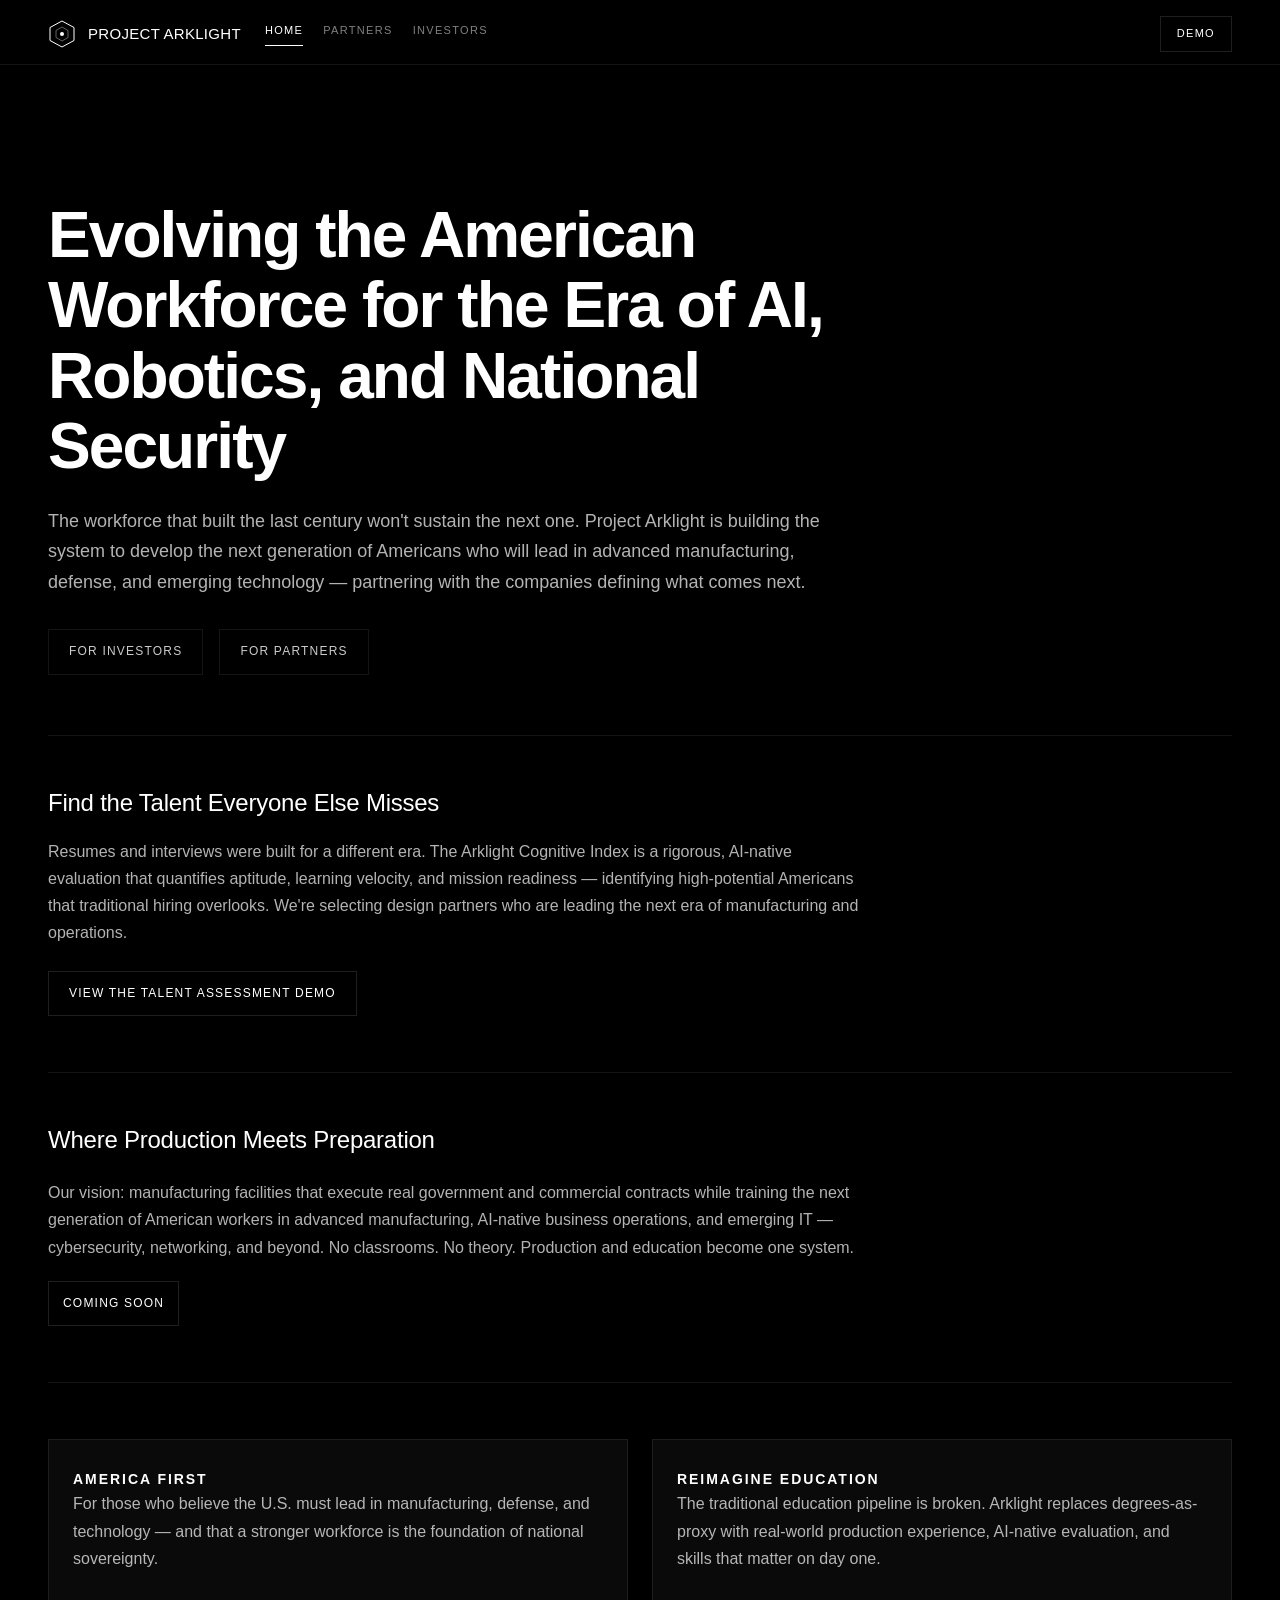
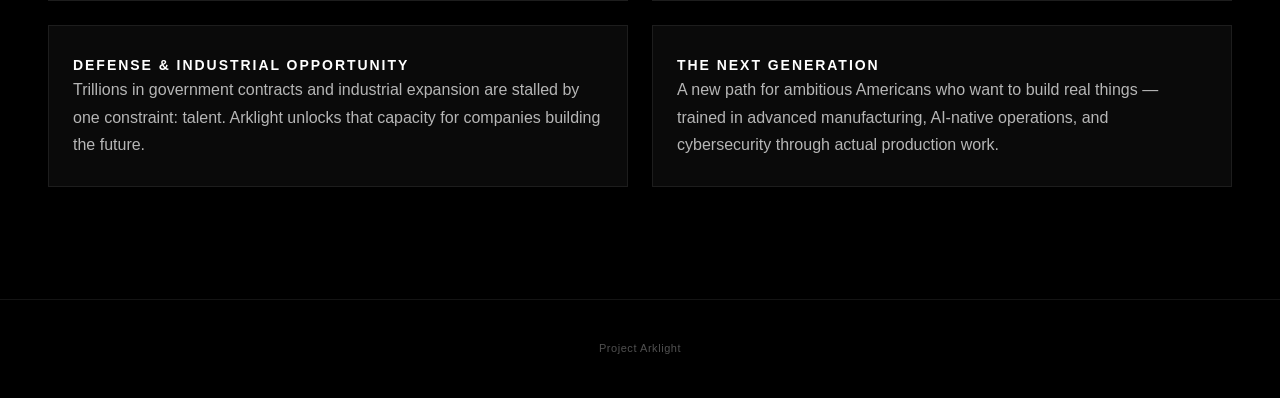
<file: index.html>
<!DOCTYPE html>
<html lang="en">
<head>
    <meta charset="UTF-8">
    <meta name="viewport" content="width=device-width, initial-scale=1.0">
    <title>Project Arklight — Evolving the American Workforce</title>
    <link rel="icon" href="favicon.svg" type="image/svg+xml">
    <link rel="stylesheet" href="css/styles.css">
</head>
<body>
    <div class="app-container">
        <header class="header">
            <div class="header-top">
                <div class="logo-section">
                    <div class="logo">
                        <div class="logo-icon">
                            <svg viewBox="0 0 28 28" fill="none" xmlns="http://www.w3.org/2000/svg">
                                <path d="M14 1L26 7.5V20.5L14 27L2 20.5V7.5L14 1Z" stroke="white" stroke-width="1" fill="none"/>
                                <path d="M14 7L20 10.5V17.5L14 21L8 17.5V10.5L14 7Z" stroke="white" stroke-width="0.75" fill="none" opacity="0.5"/>
                                <circle cx="14" cy="14" r="2" fill="white"/>
                            </svg>
                        </div>
                        <span class="logo-text">Project Arklight</span>
                    </div>
                </div>
                <nav class="global-nav" aria-label="Primary">
                    <div class="nav-links">
                        <a class="global-link" href="index.html" data-nav="home">Home</a>
                        <a class="global-link" href="partners.html" data-nav="partners">Partners</a>
                        <a class="global-link" href="investors.html" data-nav="investors">Investors</a>
                    </div>
                    <a class="nav-cta" href="demo.html" data-nav="demo">Demo</a>
                </nav>
            </div>
        </header>

        <main class="page-view main-content">

            <section class="home-hero">
                <h1 class="home-hero-title">Evolving the American Workforce for the Era of AI, Robotics, and National Security</h1>
                <p class="home-hero-subtitle">
                    The workforce that built the last century won't sustain the next one. Project Arklight is building the system to develop the next generation of Americans who will lead in advanced manufacturing, defense, and emerging technology — partnering with the companies defining what comes next.
                </p>
                <div class="home-ctas">
                    <a class="button secondary" href="investors.html">For Investors</a>
                    <a class="button secondary" href="partners.html">For Partners</a>
                </div>
            </section>

            <section class="home-section" id="home-talent-assessment">
                <h2 class="home-section-title">Find the Talent Everyone Else Misses</h2>
                <p class="home-section-description">
                    Resumes and interviews were built for a different era. The Arklight Cognitive Index is a rigorous, AI-native evaluation that quantifies aptitude, learning velocity, and mission readiness — identifying high-potential Americans that traditional hiring overlooks. We're selecting design partners who are leading the next era of manufacturing and operations.
                </p>
                <a class="button" href="demo.html">View the Talent Assessment Demo</a>
            </section>

            <section class="home-section" id="home-talent-factory">
                <div class="factory-grid">
                    <div class="factory-content">
                        <h2 class="home-section-title">Where Production Meets Preparation</h2>
                        <p class="home-section-description">
                            Our vision: manufacturing facilities that execute real government and commercial contracts while training the next generation of American workers in advanced manufacturing, AI-native business operations, and emerging IT — cybersecurity, networking, and beyond. No classrooms. No theory. Production and education become one system.
                        </p>
                        <a class="button coming-soon-cta" href="partners.html">Coming Soon</a>
                    </div>
                    <div class="factory-visual">
                        <div class="tilt-card" aria-label="Talent Factory illustration">
                            <div class="tilt-stage">
                                <div class="tilt-object">
                                    <svg class="tilt-illustration" viewBox="0 0 640 420" role="img" aria-label="Modern factory with workforce" xmlns="http://www.w3.org/2000/svg">
                                        <g fill="none" stroke-linecap="round" stroke-linejoin="round">
                                            <rect class="line-strong" x="80" y="140" width="480" height="190" rx="18" />
                                            <path class="line-muted" d="M110 140 L160 95 L235 140" />
                                            <path class="line-muted" d="M235 140 L305 90 L375 140" />
                                            <path class="line-muted" d="M375 140 L450 92 L530 140" />
                                            <rect class="line-muted" x="120" y="170" width="90" height="60" rx="6" />
                                            <rect class="line-muted" x="225" y="170" width="90" height="60" rx="6" />
                                            <rect class="line-muted" x="330" y="170" width="90" height="60" rx="6" />
                                            <rect class="line-muted" x="435" y="170" width="90" height="60" rx="6" />
                                            <rect class="line-muted" x="130" y="255" width="120" height="55" rx="8" />
                                            <rect class="line-muted" x="390" y="255" width="120" height="55" rx="8" />
                                            <line class="line-muted" x1="120" y1="242" x2="520" y2="242" />
                                            <line class="line-muted" x1="120" y1="320" x2="520" y2="320" />
                                            <path class="line-muted" d="M95 330 C95 352 120 362 150 362" />
                                            <path class="line-muted" d="M545 330 C545 352 520 362 490 362" />
                                            <line class="line-muted" x1="150" y1="362" x2="490" y2="362" />
                                            <g class="line-strong">
                                                <circle cx="200" cy="300" r="7" />
                                                <line x1="200" y1="307" x2="200" y2="324" />
                                                <line x1="192" y1="316" x2="208" y2="316" />
                                                <line x1="195" y1="324" x2="190" y2="336" />
                                                <line x1="205" y1="324" x2="210" y2="336" />
                                                <circle cx="260" cy="300" r="7" />
                                                <line x1="260" y1="307" x2="260" y2="324" />
                                                <line x1="252" y1="316" x2="268" y2="316" />
                                                <line x1="255" y1="324" x2="250" y2="336" />
                                                <line x1="265" y1="324" x2="270" y2="336" />
                                                <circle cx="320" cy="300" r="7" />
                                                <line x1="320" y1="307" x2="320" y2="324" />
                                                <line x1="312" y1="316" x2="328" y2="316" />
                                                <line x1="315" y1="324" x2="310" y2="336" />
                                                <line x1="325" y1="324" x2="330" y2="336" />
                                                <circle cx="380" cy="300" r="7" />
                                                <line x1="380" y1="307" x2="380" y2="324" />
                                                <line x1="372" y1="316" x2="388" y2="316" />
                                                <line x1="375" y1="324" x2="370" y2="336" />
                                                <line x1="385" y1="324" x2="390" y2="336" />
                                                <circle cx="440" cy="300" r="7" />
                                                <line x1="440" y1="307" x2="440" y2="324" />
                                                <line x1="432" y1="316" x2="448" y2="316" />
                                                <line x1="435" y1="324" x2="430" y2="336" />
                                                <line x1="445" y1="324" x2="450" y2="336" />
                                            </g>
                                            <line class="line-muted" x1="150" y1="150" x2="150" y2="330" />
                                            <line class="line-muted" x1="250" y1="150" x2="250" y2="330" />
                                            <line class="line-muted" x1="350" y1="150" x2="350" y2="330" />
                                            <line class="line-muted" x1="450" y1="150" x2="450" y2="330" />
                                            <path class="line-accent" d="M500 120 L535 85 L555 120" />
                                            <line class="line-accent" x1="535" y1="85" x2="535" y2="60" />
                                            <circle class="line-accent" cx="535" cy="55" r="5" />
                                        </g>
                                    </svg>
                                </div>
                            </div>
                        </div>
                    </div>
                </div>
            </section>

            <section class="home-audience">
                <div class="home-audience-card">
                    <h3 class="home-audience-title">America First</h3>
                    <p class="home-section-description" style="margin-bottom:0;">For those who believe the U.S. must lead in manufacturing, defense, and technology — and that a stronger workforce is the foundation of national sovereignty.</p>
                </div>
                <div class="home-audience-card">
                    <h3 class="home-audience-title">Reimagine Education</h3>
                    <p class="home-section-description" style="margin-bottom:0;">The traditional education pipeline is broken. Arklight replaces degrees-as-proxy with real-world production experience, AI-native evaluation, and skills that matter on day one.</p>
                </div>
                <div class="home-audience-card">
                    <h3 class="home-audience-title">Defense &amp; Industrial Opportunity</h3>
                    <p class="home-section-description" style="margin-bottom:0;">Trillions in government contracts and industrial expansion are stalled by one constraint: talent. Arklight unlocks that capacity for companies building the future.</p>
                </div>
                <div class="home-audience-card">
                    <h3 class="home-audience-title">The Next Generation</h3>
                    <p class="home-section-description" style="margin-bottom:0;">A new path for ambitious Americans who want to build real things — trained in advanced manufacturing, AI-native operations, and cybersecurity through actual production work.</p>
                </div>
            </section>

        </main>

        <footer class="footer">
            <p>Project Arklight</p>
        </footer>
    </div>

    <script src="js/common.js"></script>
    <script src="js/tilt.js"></script>
</body>
</html>
</file>
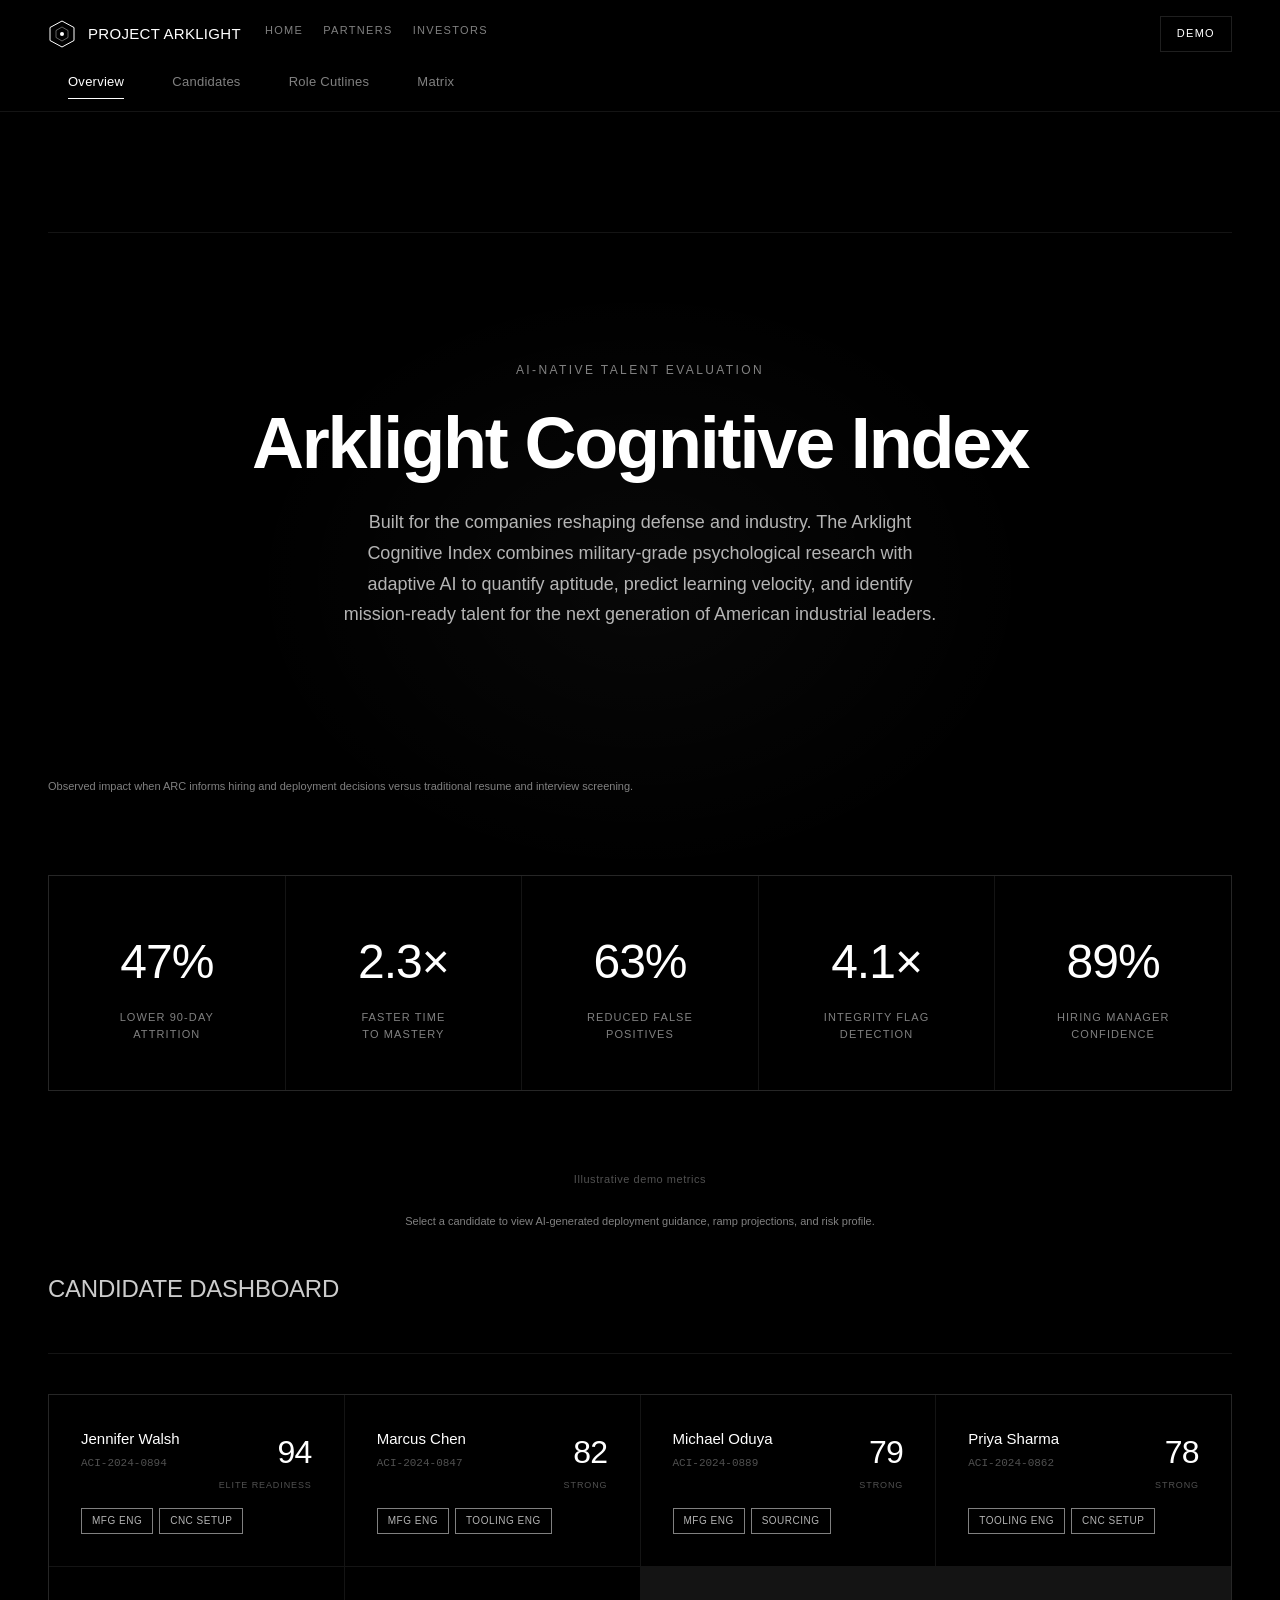
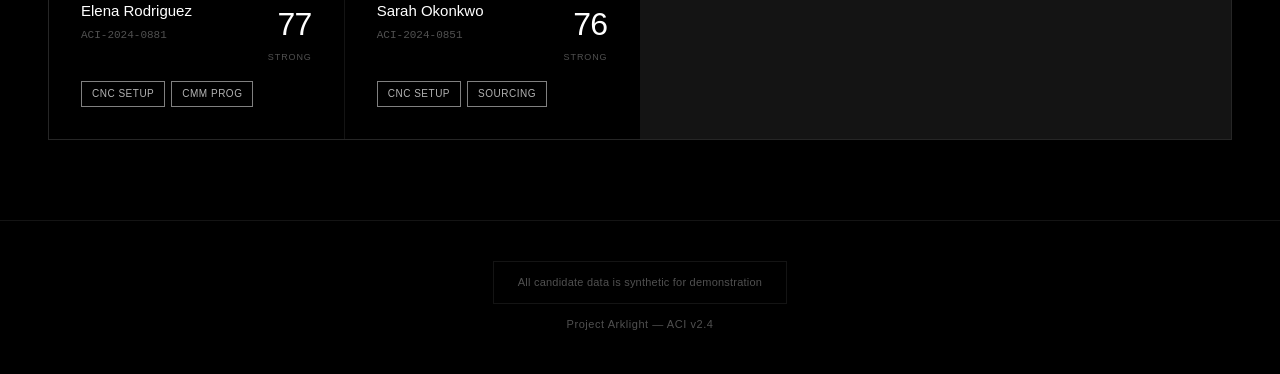
<file: demo.html>
<!DOCTYPE html>
<html lang="en">
<head>
    <meta charset="UTF-8">
    <meta name="viewport" content="width=device-width, initial-scale=1.0">
    <title>Project Arklight — Demo</title>
    <link rel="icon" href="favicon.svg" type="image/svg+xml">
    <link rel="stylesheet" href="css/styles.css">
    <style>
        .header-bottom {
            display: flex;
        }
        .main-content {
            padding-top: 160px;
        }
        @media (max-width: 900px) {
            .main-content {
                padding-top: 190px;
            }
        }
        @media (max-width: 700px) {
            .main-content {
                padding-top: 200px;
            }
        }
    </style>
</head>
<body>
    <div class="app-container">
        <header class="header">
            <div class="header-top">
                <div class="logo-section">
                    <div class="logo">
                        <div class="logo-icon">
                            <svg viewBox="0 0 28 28" fill="none" xmlns="http://www.w3.org/2000/svg">
                                <path d="M14 1L26 7.5V20.5L14 27L2 20.5V7.5L14 1Z" stroke="white" stroke-width="1" fill="none"/>
                                <path d="M14 7L20 10.5V17.5L14 21L8 17.5V10.5L14 7Z" stroke="white" stroke-width="0.75" fill="none" opacity="0.5"/>
                                <circle cx="14" cy="14" r="2" fill="white"/>
                            </svg>
                        </div>
                        <span class="logo-text">Project Arklight</span>
                    </div>
                </div>
                <nav class="global-nav" aria-label="Primary">
                    <div class="nav-links">
                        <a class="global-link" href="index.html" data-nav="home">Home</a>
                        <a class="global-link" href="partners.html" data-nav="partners">Partners</a>
                        <a class="global-link" href="investors.html" data-nav="investors">Investors</a>
                    </div>
                    <a class="nav-cta" href="demo.html" data-nav="demo">Demo</a>
                </nav>
            </div>
            <div class="header-bottom">
                <nav class="nav-tabs" role="tablist" aria-label="Assessment views">
                    <button class="nav-tab active" role="tab" aria-selected="true" data-view="overview" tabindex="0">Overview</button>
                    <button class="nav-tab" role="tab" aria-selected="false" data-view="candidates" tabindex="-1">Candidates</button>
                    <button class="nav-tab" role="tab" aria-selected="false" data-view="cutlines" tabindex="-1">Role Cutlines</button>
                    <button class="nav-tab" role="tab" aria-selected="false" data-view="heatmap" tabindex="-1">Matrix</button>
                </nav>
            </div>
        </header>

        <main class="page-view main-content">

            <section id="assessment-demo" class="assessment-demo">
            <!-- Overview View -->
            <div id="view-overview" class="view active" role="tabpanel" aria-labelledby="tab-overview">
                <section class="hero">
                    <p class="hero-eyebrow">AI-Native Talent Evaluation</p>
                    <h1 class="hero-title">Arklight Cognitive Index</h1>
                    <p class="hero-subtitle">
                        Built for the companies reshaping defense and industry. The Arklight Cognitive Index combines military-grade psychological research with adaptive AI to quantify aptitude, predict learning velocity, and identify mission-ready talent for the next generation of American industrial leaders.
                    </p>
                </section>

                <p class="impact-context">Observed impact when ARC informs hiring and deployment decisions versus traditional resume and interview screening.</p>
                <div class="impact-strip" aria-label="Impact metrics">
                    <div class="impact-card">
                        <div class="impact-value">47%</div>
                        <div class="impact-label">Lower 90-Day<br>Attrition</div>
                    </div>
                    <div class="impact-card">
                        <div class="impact-value">2.3&times;</div>
                        <div class="impact-label">Faster Time<br>to Mastery</div>
                    </div>
                    <div class="impact-card">
                        <div class="impact-value">63%</div>
                        <div class="impact-label">Reduced False<br>Positives</div>
                    </div>
                    <div class="impact-card">
                        <div class="impact-value">4.1&times;</div>
                        <div class="impact-label">Integrity Flag<br>Detection</div>
                    </div>
                    <div class="impact-card">
                        <div class="impact-value">89%</div>
                        <div class="impact-label">Hiring Manager<br>Confidence</div>
                    </div>
                </div>
                <p class="demo-disclaimer">Illustrative demo metrics</p>
                <p class="section-handoff">Select a candidate to view AI-generated deployment guidance, ramp projections, and risk profile.</p>

                <section class="section-header">
                    <h2 class="section-title">Candidate Dashboard</h2>
                </section>

                <div id="overview-dashboard"></div>
            </div>

            <!-- Candidates View -->
            <div id="view-candidates" class="view" role="tabpanel" aria-labelledby="tab-candidates">
                <section class="section-header">
                    <h2 class="section-title">Assessment Results</h2>
                </section>

                <div class="controls-bar">
                    <div class="control-group">
                        <label class="control-label" for="sort-select">Sort</label>
                        <select id="sort-select">
                            <option value="aci">ACI Score</option>
                            <option value="cognitive">Cognitive Core</option>
                            <option value="technical">Technical Aptitude</option>
                            <option value="behavioral">Behavioral Integrity &amp; Mission Alignment</option>
                        </select>
                    </div>
                    <div class="control-group">
                        <label class="control-label" for="role-filter">Role</label>
                        <select id="role-filter">
                            <option value="all">All Roles</option>
                            <option value="cnc-setup-operator">CNC Setup &amp; Operator</option>
                            <option value="tooling-engineer">Tooling Engineer</option>
                            <option value="cam-programmer">CAM Programmer</option>
                            <option value="quality-metrology">CMM Programmer</option>
                            <option value="strategic-sourcing">Strategic Sourcing Manager</option>
                            <option value="mfg-engineer">Manufacturing Engineer (Production)</option>
                        </select>
                    </div>
                    <div class="control-group">
                        <label class="checkbox-label">
                            <input type="checkbox" id="cutline-filter">
                            <span>Meets cutline only</span>
                        </label>
                    </div>
                    <div class="control-group">
                        <label class="control-label" for="candidate-filter">Filter</label>
                        <input type="text" id="candidate-filter" class="candidate-filter" placeholder="Filter candidates" autocomplete="off">
                    </div>
                </div>

                <div id="candidates-table-container"></div>
            </div>

            <!-- Candidate Detail View -->
            <div id="view-candidate-detail" class="view" role="tabpanel">
                <button class="detail-back" id="back-to-candidates">
                    <span>&larr;</span> Back to Candidates
                </button>
                <div id="candidate-detail-content"></div>
            </div>

            <!-- Role Cutlines View -->
            <div id="view-cutlines" class="view" role="tabpanel" aria-labelledby="tab-cutlines">
                <section class="section-header">
                    <h2 class="section-title">Role Cutlines & Fit Analysis</h2>
                </section>
                <div id="cutlines-content"></div>
            </div>

            <!-- Heatmap View -->
            <div id="view-heatmap" class="view" role="tabpanel" aria-labelledby="tab-heatmap">
                <section class="section-header">
                    <h2 class="section-title">Comparison Matrix</h2>
                </section>
                <div id="heatmap-content"></div>
            </div>
            </section>

        </main>

        <footer class="footer">
            <div class="footer-disclaimer">
                All candidate data is synthetic for demonstration
            </div>
            <p>Project Arklight — ACI v2.4</p>
        </footer>
    </div>

    <script src="js/common.js"></script>
    <script src="js/demo.js"></script>
</body>
</html>
</file>
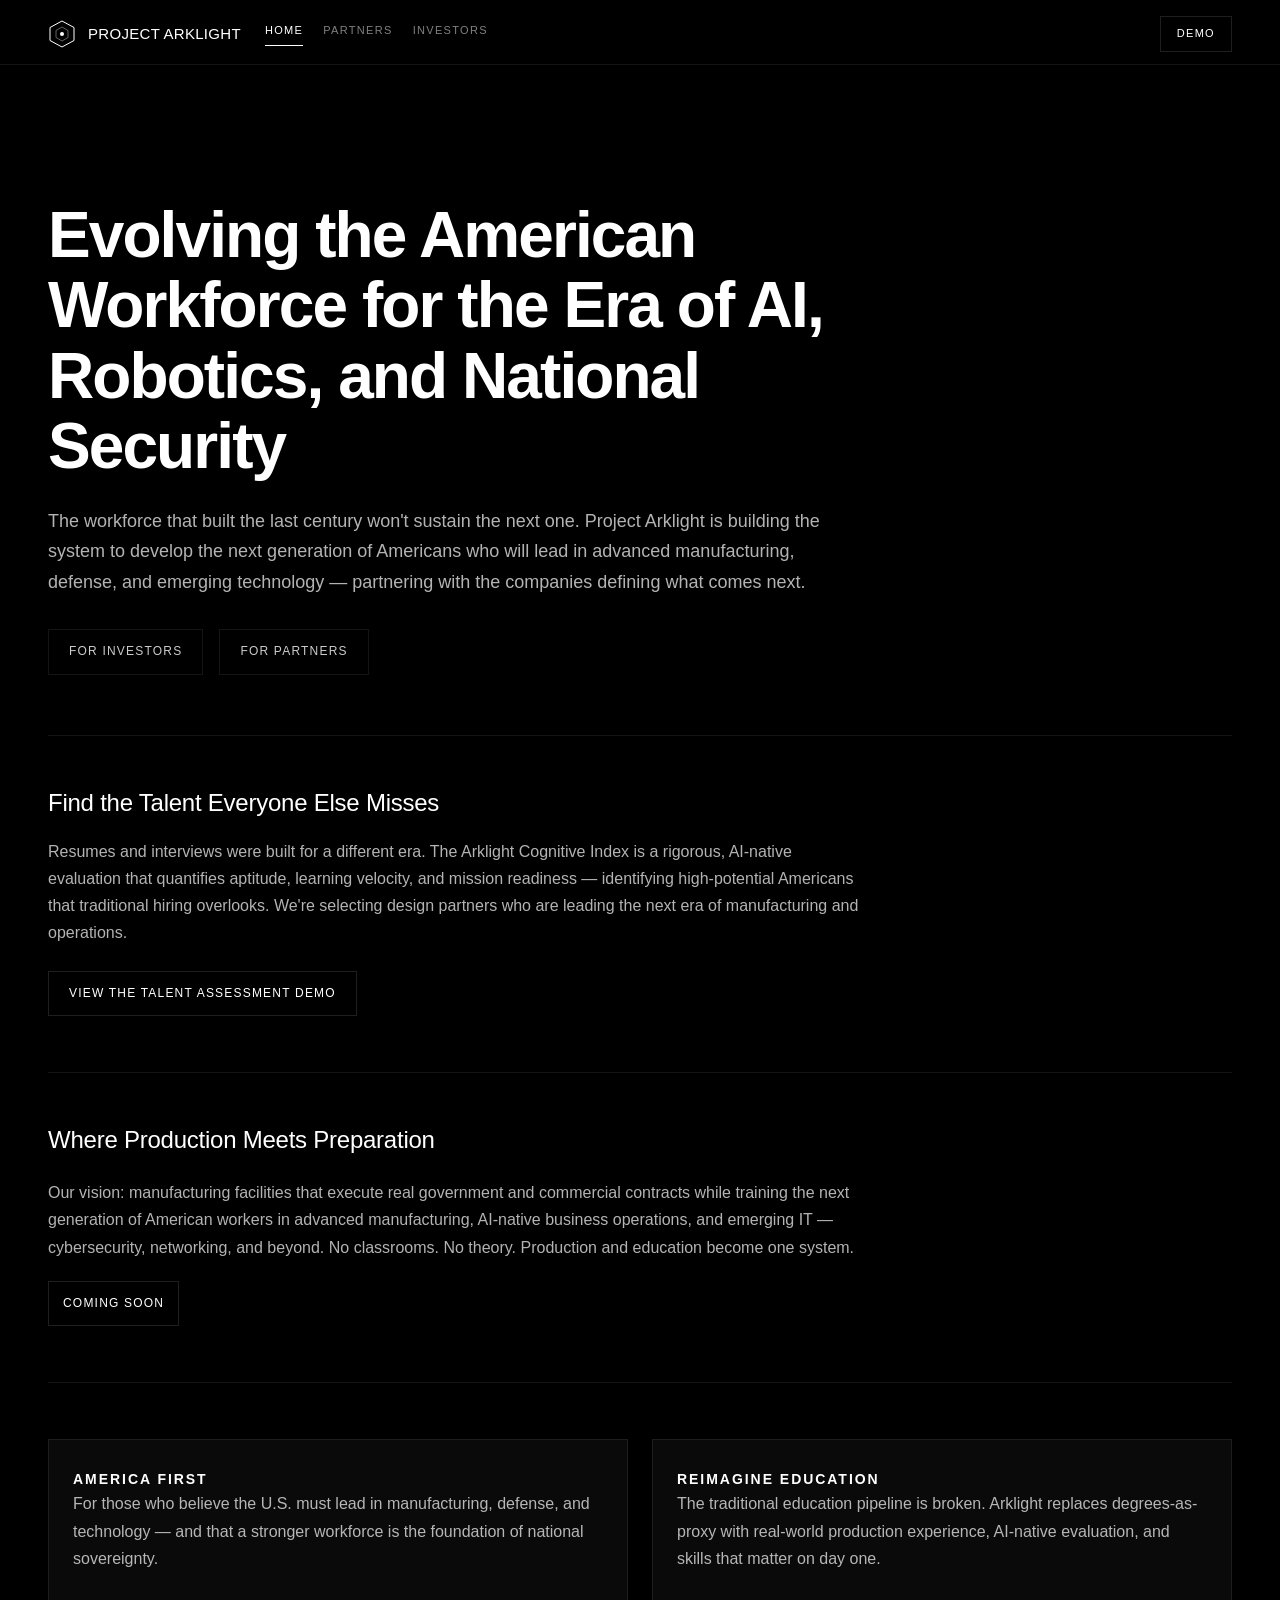
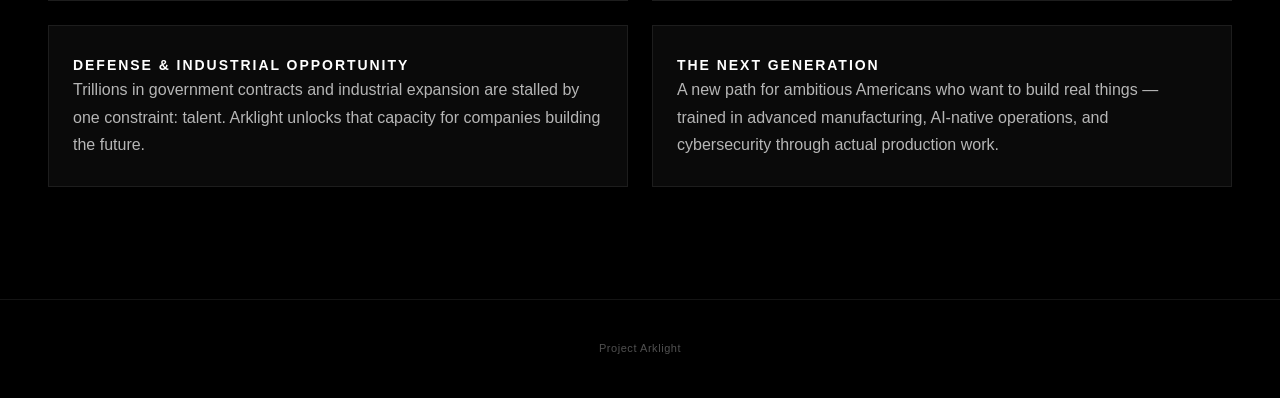
<file: investors.html>
<!DOCTYPE html>
<html lang="en">
<head>
    <meta charset="UTF-8">
    <meta name="viewport" content="width=device-width, initial-scale=1.0">
    <title>Project Arklight — Investors</title>
    <link rel="icon" href="favicon.svg" type="image/svg+xml">
    <link rel="stylesheet" href="css/styles.css">
</head>
<body class="investors-page">
    <div class="app-container">
        <header class="header">
            <div class="header-top">
                <div class="logo-section">
                    <div class="logo">
                        <div class="logo-icon">
                            <svg viewBox="0 0 28 28" fill="none" xmlns="http://www.w3.org/2000/svg">
                                <path d="M14 1L26 7.5V20.5L14 27L2 20.5V7.5L14 1Z" stroke="white" stroke-width="1" fill="none"/>
                                <path d="M14 7L20 10.5V17.5L14 21L8 17.5V10.5L14 7Z" stroke="white" stroke-width="0.75" fill="none" opacity="0.5"/>
                                <circle cx="14" cy="14" r="2" fill="white"/>
                            </svg>
                        </div>
                        <span class="logo-text">Project Arklight</span>
                    </div>
                </div>
                <nav class="global-nav" aria-label="Primary">
                    <div class="nav-links">
                        <a class="global-link" href="index.html" data-nav="home">Home</a>
                        <a class="global-link" href="partners.html" data-nav="partners">Partners</a>
                        <a class="global-link" href="investors.html" data-nav="investors">Investors</a>
                    </div>
                    <a class="nav-cta" href="demo.html" data-nav="demo">Demo</a>
                </nav>
            </div>
        </header>

        <main id="view-investors" class="page-view main-content defense-theme">
            <section class="investor-hero">
                <div class="investor-quote-row">
                    <h1 class="investor-quote">
                        <span class="investor-quote-text" data-reveal="wipe" style="--reveal-delay: 0.1s;"><span class="wipe-cover" aria-hidden="true"></span>" The industrial base of a nation is the foundation of its strength. "</span>
                        <span class="investor-quote-attribution" data-reveal style="--reveal-delay: 0.2s;">&nbsp;&nbsp;- Dwight D. Eisenhower</span>
                    </h1>
                </div>
                <div class="investor-hero-footer" data-reveal style="--reveal-delay: 0.25s;">
                    <button class="investor-scroll" type="button" data-scroll-target="investors-executive-summary" aria-label="Scroll to Executive Summary">
                        <span class="investor-scroll-arrow">&darr;</span>
                        <span class="investor-scroll-text">Scroll to read</span>
                    </button>
                    <div class="investor-meta-value">Dani Mota &middot; Josh Soto &middot; Ray Bryant</div>
                </div>
            </section>

            <div class="investor-layout">
                <div class="investor-toc-overlay" data-toc-overlay>
                    <div class="investor-toc-backdrop" data-toc-close></div>
                    <aside class="investor-toc" aria-label="Investor table of contents">
                        <div class="toc-header">
                            <div class="toc-title">Contents</div>
                            <button class="toc-close" type="button" data-toc-close aria-label="Close table of contents">Close</button>
                        </div>
                        <div class="toc-list">
                            <a class="toc-link" href="#investors-executive-summary" data-target="investors-executive-summary">Executive Summary</a>
                            <a class="toc-link" href="#investors-problem" data-target="investors-problem">The Problem</a>
                            <a class="toc-link" href="#investors-opportunity" data-target="investors-opportunity">The Opportunity</a>
                            <a class="toc-link" href="#investors-solution" data-target="investors-solution">The Solution</a>
                            <a class="toc-link" href="#investors-market" data-target="investors-market">The Market</a>
                            <a class="toc-link" href="#investors-competitive" data-target="investors-competitive">Competitive Landscape</a>
                            <a class="toc-link" href="#investors-gtm" data-target="investors-gtm">Go-to-Market</a>
                            <a class="toc-link" href="#investors-model" data-target="investors-model">Business Model</a>
                            <a class="toc-link" href="#investors-traction" data-target="investors-traction">Traction</a>
                            <a class="toc-link" href="#investors-plan" data-target="investors-plan">Plan, Use of Funds &amp; Milestones</a>
                            <a class="toc-link" href="#investors-ask" data-target="investors-ask">The Ask</a>
                            <a class="toc-link" href="#investors-team" data-target="investors-team">Team</a>
                            <a class="toc-link" href="#investors-arc" data-target="investors-arc">ARC Deep Dive</a>
                            <a class="toc-link" href="#investors-factory" data-target="investors-factory">Talent Factory Deep Dive</a>
                        </div>
                    </aside>
                </div>

                <div class="investor-content">
                    <div class="toc-trigger-row" data-reveal>
                        <button class="button secondary toc-trigger" type="button" data-toc-open aria-label="Open table of contents">Contents</button>
                    </div>

                    <!-- 1. Executive Summary -->
                    <section id="investors-executive-summary" class="investor-section" data-section data-reveal>
                        <div class="investor-section-header">
                            <h2 class="section-title">Executive Summary</h2>
                            <button class="copy-link" type="button" data-copy="investors-executive-summary" aria-label="Copy link to Executive Summary">Copy link</button>
                        </div>
                        <p class="info-text">The United States faces an unprecedented convergence: accelerating AI and robotics adoption, a collapsing industrial talent pipeline, and trillions in stalled capital waiting for a workforce that does not yet exist. Project Arklight is building the system to close that gap &mdash; starting with AI-native talent assessment and scaling into a network of production-training facilities that will define the next era of American workforce development.</p>
                        <ul class="bullet-list">
                            <li>Project Arklight is evolving the American workforce for an era defined by AI, robotics, and accelerating national security demands.</li>
                            <li>China can produce over 200 military ships per year. The United States can only produce one. The constraint is not capital or policy &mdash; it is talent.</li>
                            <li>Arklight's AI-native assessment already identifies elite talent for next-generation defense and industrial companies &mdash; quantifying what resumes and interviews cannot.</li>
                            <li>The larger vision: a network of manufacturing facilities executing real government and commercial contracts while training workers in advanced manufacturing, AI-native operations, and emerging IT (cybersecurity, networking).</li>
                            <li>Education reimagined. National security strengthened. A new workforce for a new era.</li>
                        </ul>
                        <div class="stat-grid">
                            <div class="stat-tile" data-reveal>
                                <div class="stat-value">200:1</div>
                                <div class="stat-label">Shipbuilding capacity gap &mdash; China vs. U.S.</div>
                            </div>
                            <div class="stat-tile" data-reveal>
                                <div class="stat-value">15,000+</div>
                                <div class="stat-label">Aerospace backlog</div>
                            </div>
                            <div class="stat-tile" data-reveal>
                                <div class="stat-value">7 years</div>
                                <div class="stat-label">Submarine delivery delays</div>
                            </div>
                            <div class="stat-tile" data-reveal>
                                <div class="stat-value">$421B</div>
                                <div class="stat-label">U.S. manufacturing workforce infrastructure opportunity</div>
                            </div>
                        </div>
                    </section>

                    <!-- 2. The Problem -->
                    <section id="investors-problem" class="investor-section" data-section data-reveal>
                        <div class="investor-section-header">
                            <h2 class="section-title">The Problem</h2>
                            <button class="copy-link" type="button" data-copy="investors-problem" aria-label="Copy link to The Problem">Copy link</button>
                        </div>
                        <div class="investor-card-grid">
                            <div class="investor-card" data-reveal>
                                <p class="card-title">Industrial Mobilization Gap</p>
                                <p class="info-text"><strong>200:1 shipbuilding. 15,000+ aircraft backlogged. 7-year submarine delays.</strong></p>
                                <p class="info-text">The AI and robotics revolution is outpacing the workforce. Production gaps widen across every critical defense and manufacturing subsector while the talent pipeline was designed for a world that no longer exists. The U.S. industrial base cannot mobilize at the speed its national security demands.</p>
                            </div>
                            <div class="investor-card" data-reveal>
                                <p class="card-title">Talent Pipeline Collapse</p>
                                <p class="info-text"><strong>2M unfilled roles today. 3.8M projected by 2033. 50% retirement-eligible.</strong></p>
                                <p class="info-text">Structural talent collapse across manufacturing, defense, and advanced technology. Half the current manufacturing workforce will retire within the decade. Traditional education produces credentials, not capability &mdash; graduates with degrees but without the skills to operate in AI-native, high-stakes environments.</p>
                            </div>
                            <div class="investor-card" data-reveal>
                                <p class="card-title">Broken Hiring Signal</p>
                                <p class="info-text"><strong>$1.7T in education debt. $52B CHIPS. $369B IRA &mdash; stalled by the wrong workforce.</strong></p>
                                <p class="info-text">The hiring system relies on proxies &mdash; degrees, resumes, interviews &mdash; that cannot predict performance in rapidly evolving environments. Billions in federal capital sit idle because the workforce to deploy it does not exist. The system charges for credentials but doesn't deliver operators.</p>
                            </div>
                        </div>
                    </section>

                    <!-- 3. The Opportunity -->
                    <section id="investors-opportunity" class="investor-section" data-section data-reveal>
                        <div class="investor-section-header">
                            <h2 class="section-title">The Opportunity</h2>
                            <button class="copy-link" type="button" data-copy="investors-opportunity" aria-label="Copy link to The Opportunity">Copy link</button>
                        </div>
                        <div class="investor-card-grid">
                            <div class="investor-card" data-reveal>
                                <p class="card-title">Convergence</p>
                                <p class="info-text">AI, robotics, and automation are transforming every industry simultaneously. The workforce must evolve at the same speed &mdash; or American industrial leadership stalls. Every sector is competing for the same talent that doesn't exist yet.</p>
                            </div>
                            <div class="investor-card" data-reveal>
                                <p class="card-title">The Vacuum</p>
                                <p class="info-text">Next-generation defense and industrial companies are scaling rapidly but cannot find enough qualified talent through traditional pipelines. No existing player owns the full stack: assessment, training, and deployment.</p>
                            </div>
                            <div class="investor-card" data-reveal>
                                <p class="card-title">Capital Availability</p>
                                <p class="info-text">$52B (CHIPS) &amp; $369B (IRA) neutralized by a workforce that doesn't exist yet. Significant non-dilutive capital through DoD, DoL, and state workforce programs awaits the company that can deploy talent at scale.</p>
                            </div>
                            <div class="investor-card" data-reveal>
                                <p class="card-title">Timing</p>
                                <p class="info-text">Demand, capital, policy, and technology are converging. The company that builds the workforce infrastructure for this era captures a generational opportunity. The window is now &mdash; before incumbents adapt or the gap becomes irreversible.</p>
                            </div>
                        </div>
                    </section>

                    <!-- 4. The Solution -->
                    <section id="investors-solution" class="investor-section" data-section data-reveal>
                        <div class="investor-section-header">
                            <h2 class="section-title">The Solution</h2>
                            <button class="copy-link" type="button" data-copy="investors-solution" aria-label="Copy link to The Solution">Copy link</button>
                        </div>
                        <div class="investor-card-grid">
                            <div class="investor-card" data-reveal>
                                <p class="card-title">ARC Assessment</p>
                                <p class="info-text">AI-native talent evaluation that replaces resumes and interviews with quantified performance telemetry &mdash; aptitude, learning velocity, and mission readiness measured under pressure. A 19-construct battery built on military-grade psychological research, adapted for the AI era. Currently onboarding design partners across defense and advanced manufacturing.</p>
                            </div>
                            <div class="investor-card" data-reveal>
                                <p class="card-title">Talent Factories</p>
                                <p class="info-text">Manufacturing facilities that will execute real government and commercial contracts while training the next-generation workforce in advanced manufacturing, AI-native operations, and emerging IT. Production and education become one system &mdash; workers train on live contracts, not in classrooms.</p>
                            </div>
                        </div>
                        <p class="micro-label" style="margin-top: 24px;">The Interlock &mdash; Closed Loop</p>
                        <p class="info-text">ARC identifies talent &rarr; Talent Factories develop them on real work &rarr; performance data flows back to ARC &rarr; assessment accuracy compounds. Each cycle tightens the prediction-to-performance loop, creating a proprietary data flywheel no competitor can replicate.</p>
                        <div class="investor-card" data-reveal style="margin-top: 20px;">
                            <p class="card-title">Moat &mdash; Three Layers</p>
                            <ul class="bullet-list compact">
                                <li><strong>Physical layer:</strong> Manufacturing facilities executing real production contracts, generating revenue and training environments</li>
                                <li><strong>Data layer:</strong> Proprietary assessment corpus and continuous performance telemetry &mdash; every hire validates and refines ARC</li>
                                <li><strong>Talent layer:</strong> Workers assessed, trained, and deployed through Arklight's system &mdash; creating switching costs and network effects</li>
                            </ul>
                        </div>
                    </section>

                    <!-- 5. The Market -->
                    <section id="investors-market" class="investor-section" data-section data-reveal>
                        <div class="investor-section-header">
                            <h2 class="section-title">The Market</h2>
                            <button class="copy-link" type="button" data-copy="investors-market" aria-label="Copy link to The Market">Copy link</button>
                        </div>
                        <p class="info-text">Arklight operates at the intersection of workforce evolution, AI-native operations, and manufacturing ownership &mdash; purpose-built for the companies reshaping defense and industry.</p>
                        <p class="info-text">Arklight is not a staffing agency, a trade school, or a factory network. It is a vertically integrated system that closes two structural gaps simultaneously:</p>
                        <ul class="bullet-list compact">
                            <li>Talent infrastructure &mdash; AI-native assessment, real-world training in advanced manufacturing, AI operations, and emerging IT</li>
                            <li>Production capacity &mdash; via acquisition of manufacturing facilities and execution of government and commercial contracts</li>
                        </ul>
                        <div class="stat-grid">
                            <div class="stat-tile" data-reveal>
                                <div class="stat-value">TAM $503B</div>
                                <div class="stat-label">Total U.S. manufacturing enterprise value plus embedded workforce infrastructure opportunity across defense, advanced manufacturing, and AI-native operations.</div>
                            </div>
                            <div class="stat-tile" data-reveal>
                                <div class="stat-value">SAM $71.8B</div>
                                <div class="stat-label">Manufacturing facilities within target geographies and defense-adjacent subsectors where acquisition, AI-native assessment deployment, and workforce training are operationally feasible.</div>
                            </div>
                            <div class="stat-tile" data-reveal>
                                <div class="stat-value">SOM $450M</div>
                                <div class="stat-label">Realistically obtainable over 5-7 years through ARC assessment commercialization, disciplined facility acquisition, and contract execution &mdash; capturing under 1% of the serviceable market.</div>
                            </div>
                        </div>
                        <p class="micro-label" style="margin-top: 24px;">Market Segmentation</p>
                        <div class="investor-card-grid">
                            <div class="investor-card" data-reveal>
                                <p class="card-title">ARC Assessment Market</p>
                                <p class="info-text">Pre-hire assessment, workforce analytics, and talent intelligence for defense, aerospace, and advanced manufacturing companies. Displaces legacy assessment vendors and resume-based screening.</p>
                            </div>
                            <div class="investor-card" data-reveal>
                                <p class="card-title">Talent Factory Market</p>
                                <p class="info-text">Contract manufacturing, workforce development, and production-integrated training. Acquires retiring-owner facilities in defense-adjacent subsectors and installs AI-native operating systems.</p>
                            </div>
                        </div>
                    </section>

                    <!-- 6. Competitive Landscape (NEW) -->
                    <section id="investors-competitive" class="investor-section" data-section data-reveal>
                        <div class="investor-section-header">
                            <h2 class="section-title">Competitive Landscape</h2>
                            <button class="copy-link" type="button" data-copy="investors-competitive" aria-label="Copy link to Competitive Landscape">Copy link</button>
                        </div>
                        <p class="info-text">No existing player combines AI-native assessment, production-integrated training, and manufacturing facility ownership. The landscape is fragmented across six categories, each addressing only a sliver of the problem.</p>
                        <div class="investor-card-grid">
                            <div class="investor-card" data-reveal>
                                <p class="card-title">Staffing Firms</p>
                                <p class="info-text">Fill seats, don't build talent. Resume-based, high churn, no assessment depth. Cannot predict performance in AI-native environments.</p>
                            </div>
                            <div class="investor-card" data-reveal>
                                <p class="card-title">Trade Schools</p>
                                <p class="info-text">Classroom-first, no production revenue, slow to update curricula. Graduates arrive with certifications but not operational readiness.</p>
                            </div>
                            <div class="investor-card" data-reveal>
                                <p class="card-title">Bootcamps</p>
                                <p class="info-text">Software-focused, no manufacturing or defense relevance. No physical infrastructure, no contract execution capability.</p>
                            </div>
                            <div class="investor-card" data-reveal>
                                <p class="card-title">Assessment Vendors</p>
                                <p class="info-text">Generic psychometrics not built for high-stakes industrial roles. No closed-loop validation, no training layer, no production data.</p>
                            </div>
                            <div class="investor-card" data-reveal>
                                <p class="card-title">DoD Programs</p>
                                <p class="info-text">Bureaucratic, slow to scale, not commercially viable. Solve for compliance, not capability. Cannot attract non-traditional talent.</p>
                            </div>
                            <div class="investor-card" data-reveal>
                                <p class="card-title">Large Primes</p>
                                <p class="info-text">Build internal training but don't export it. Captive talent pools, no incentive to solve the industry-wide pipeline problem.</p>
                            </div>
                        </div>
                        <p class="info-text" style="margin-top: 20px;"><strong>White space:</strong> Arklight is the only company building a vertically integrated assess-train-deploy system with production revenue, proprietary talent data, and physical facility ownership &mdash; purpose-built for the AI era of defense and manufacturing.</p>
                    </section>

                    <!-- 7. Go-to-Market (NEW) -->
                    <section id="investors-gtm" class="investor-section" data-section data-reveal>
                        <div class="investor-section-header">
                            <h2 class="section-title">Go-to-Market</h2>
                            <button class="copy-link" type="button" data-copy="investors-gtm" aria-label="Copy link to Go-to-Market">Copy link</button>
                        </div>
                        <p class="info-text">Three-phase strategy: earn trust with assessment, prove the model, then scale with production.</p>
                        <div class="investor-card-grid">
                            <div class="investor-card" data-reveal>
                                <p class="card-title">Phase 1: Design Partners (Now)</p>
                                <ul class="bullet-list compact">
                                    <li>Onboard select defense and advanced manufacturing companies as exclusive design partners</li>
                                    <li>Deploy ARC assessment in live hiring workflows</li>
                                    <li>Collect performance data and refine the assessment engine</li>
                                    <li>Build the relationships and data required to de-risk Phase 2</li>
                                </ul>
                            </div>
                            <div class="investor-card" data-reveal>
                                <p class="card-title">Phase 2: Commercialization (Post-Seed)</p>
                                <ul class="bullet-list compact">
                                    <li>Convert design partners to paying customers</li>
                                    <li>Expand ARC to adjacent sectors and enterprise licensing</li>
                                    <li>Begin facility acquisition pipeline and contract sourcing</li>
                                    <li>Secure non-dilutive funding for Talent Factory buildout</li>
                                </ul>
                            </div>
                            <div class="investor-card" data-reveal>
                                <p class="card-title">Phase 3: Factory Launch</p>
                                <ul class="bullet-list compact">
                                    <li>Acquire and modernize first manufacturing facility</li>
                                    <li>Execute government and commercial contracts with ARC-assessed workforce</li>
                                    <li>Deploy production-integrated training across three tracks</li>
                                    <li>Prove the closed-loop model: assess &rarr; train &rarr; deploy &rarr; validate</li>
                                </ul>
                            </div>
                        </div>
                    </section>

                    <!-- 8. Business Model -->
                    <section id="investors-model" class="investor-section" data-section data-reveal>
                        <div class="investor-section-header">
                            <h2 class="section-title">Business Model</h2>
                            <button class="copy-link" type="button" data-copy="investors-model" aria-label="Copy link to Business Model">Copy link</button>
                        </div>
                        <table class="investor-table" data-reveal>
                            <thead>
                                <tr>
                                    <th>Product</th>
                                    <th>Revenue</th>
                                </tr>
                            </thead>
                            <tbody>
                                <tr>
                                    <td>ARC Assessment</td>
                                    <td>High-margin recurring revenue, $2,000 per assessment or $250K&ndash;$1M per year enterprise</td>
                                </tr>
                                <tr>
                                    <td>Talent Factory</td>
                                    <td>Government and commercial contract revenue, workforce placement fees, and production output</td>
                                </tr>
                            </tbody>
                        </table>
                        <p class="micro-label" style="margin-top: 24px;">Unit Economics</p>
                        <div class="investor-card-grid">
                            <div class="investor-card" data-reveal>
                                <p class="card-title">ARC Assessment</p>
                                <ul class="bullet-list compact">
                                    <li>Near-zero marginal cost per assessment (AI-driven)</li>
                                    <li>85%+ gross margin at scale</li>
                                    <li>Recurring enterprise contracts with multi-year retention</li>
                                </ul>
                            </div>
                            <div class="investor-card" data-reveal>
                                <p class="card-title">Talent Factory</p>
                                <ul class="bullet-list compact">
                                    <li>Contract revenue covers facility operating costs from day one</li>
                                    <li>Workforce placement fees generate incremental margin</li>
                                    <li>Facilities appreciate as AI-native upgrades increase throughput</li>
                                </ul>
                            </div>
                        </div>
                        <p class="micro-label" style="margin-top: 24px;">Scaling Mechanics</p>
                        <ul class="bullet-list compact">
                            <li><strong>Demand-first acquisition:</strong> Only acquire facilities with secured contract demand</li>
                            <li><strong>Non-dilutive dominance:</strong> DoD, DoL, CHIPS, IRA, and state workforce programs fund expansion</li>
                            <li><strong>Contract-backed scale:</strong> Each facility de-risked by revenue before acquisition completes</li>
                            <li><strong>Data flywheel:</strong> More assessments &rarr; better predictions &rarr; higher partner retention &rarr; more assessments</li>
                        </ul>
                    </section>

                    <!-- 9. Traction -->
                    <section id="investors-traction" class="investor-section" data-section data-reveal>
                        <div class="investor-section-header">
                            <h2 class="section-title">Traction</h2>
                            <button class="copy-link" type="button" data-copy="investors-traction" aria-label="Copy link to Traction">Copy link</button>
                        </div>
                        <table class="investor-table" data-reveal>
                            <thead>
                                <tr>
                                    <th>Partner</th>
                                    <th>Stage</th>
                                </tr>
                            </thead>
                            <tbody>
                                <tr>
                                    <td>Leading precision manufacturing company</td>
                                    <td>Design partner &mdash; active engagement</td>
                                </tr>
                                <tr>
                                    <td>Major defense technology company</td>
                                    <td>Design partner &mdash; active engagement</td>
                                </tr>
                                <tr>
                                    <td>U.S. Navy</td>
                                    <td>Alignment &mdash; $17B Maritime Industrial Base</td>
                                </tr>
                            </tbody>
                        </table>
                        <details class="detail-card" data-reveal style="margin-top: 20px;">
                            <summary>What "design partner" means</summary>
                            <div class="detail-body">
                                <p class="info-text">A design partner is not a customer &mdash; it is something more valuable at this stage. Design partners are hand-selected companies that co-develop the product alongside us, providing real hiring workflows, candidate data, and feedback. They receive exclusive early access to ARC in exchange for the operational context required to build a world-class assessment. This creates lock-in: they help shape the system they will eventually pay for.</p>
                            </div>
                        </details>
                        <p class="info-text" style="margin-top: 12px;">Active conversations with next-generation defense and industrial companies building the future of American production.</p>
                    </section>

                    <!-- 10. Plan, Use of Funds & Milestones -->
                    <section id="investors-plan" class="investor-section" data-section data-reveal>
                        <div class="investor-section-header">
                            <h2 class="section-title">Plan, Use of Funds &amp; Milestones</h2>
                            <button class="copy-link" type="button" data-copy="investors-plan" aria-label="Copy link to Plan, Use of Funds &amp; Milestones">Copy link</button>
                        </div>
                        <p class="micro-label">Phased Roadmap</p>
                        <table class="investor-table" data-reveal>
                            <thead>
                                <tr>
                                    <th>Phase</th>
                                    <th>Milestone</th>
                                    <th>Timeline</th>
                                </tr>
                            </thead>
                            <tbody>
                                <tr>
                                    <td>Pre-Seed</td>
                                    <td>Commercialize ARC assessment, convert design partners to paying customers</td>
                                    <td>Months 1&ndash;12</td>
                                </tr>
                                <tr>
                                    <td>Seed</td>
                                    <td>Expand ARC customer base, begin facility acquisition pipeline</td>
                                    <td>Months 12&ndash;24</td>
                                </tr>
                                <tr>
                                    <td>Series A</td>
                                    <td>Acquire and operate first Talent Factory, prove closed-loop model</td>
                                    <td>Months 24&ndash;36</td>
                                </tr>
                            </tbody>
                        </table>
                        <p class="micro-label" style="margin-top: 24px;">Use of Funds (Pre-Seed)</p>
                        <div class="investor-card-grid">
                            <div class="investor-card" data-reveal>
                                <p class="card-title">Product (~45%)</p>
                                <p class="info-text">ARC assessment platform development, AI/ML infrastructure, construct validation research</p>
                            </div>
                            <div class="investor-card" data-reveal>
                                <p class="card-title">Pilots &amp; Partnerships (~25%)</p>
                                <p class="info-text">Design partner onboarding, pilot execution, data collection, partner success</p>
                            </div>
                            <div class="investor-card" data-reveal>
                                <p class="card-title">Operating (~30%)</p>
                                <p class="info-text">Team, legal, compliance, and runway to reach revenue milestones</p>
                            </div>
                        </div>
                        <p class="micro-label" style="margin-top: 24px;">12-Month Milestones</p>
                        <ul class="bullet-list">
                            <li>ARC assessment deployed with 3+ paying enterprise customers</li>
                            <li>1,000+ candidate assessments completed with performance validation data</li>
                            <li>Talent Factory facility acquisition pipeline identified and LOIs in progress</li>
                            <li>Non-dilutive funding applications submitted (DoD, DoL, CHIPS Act)</li>
                            <li>Seed round positioned with commercial traction and proprietary data</li>
                        </ul>
                    </section>

                    <!-- 11. The Ask (NEW) -->
                    <section id="investors-ask" class="investor-section" data-section data-reveal>
                        <div class="investor-section-header">
                            <h2 class="section-title">The Ask</h2>
                            <button class="copy-link" type="button" data-copy="investors-ask" aria-label="Copy link to The Ask">Copy link</button>
                        </div>
                        <div class="stat-grid">
                            <div class="stat-tile" data-reveal>
                                <div class="stat-value">Pre-Seed</div>
                                <div class="stat-label">Round</div>
                            </div>
                            <div class="stat-tile" data-reveal>
                                <div class="stat-value">TBD</div>
                                <div class="stat-label">Raise amount &mdash; to be discussed</div>
                            </div>
                            <div class="stat-tile" data-reveal>
                                <div class="stat-value">SAFE</div>
                                <div class="stat-label">Structure</div>
                            </div>
                        </div>
                        <p class="micro-label" style="margin-top: 24px;">What it funds</p>
                        <ul class="bullet-list">
                            <li>ARC assessment commercialization and first paying customers</li>
                            <li>Proprietary talent data corpus that compounds with every assessment</li>
                            <li>Design partner conversions and enterprise pipeline</li>
                            <li>12 months of runway to reach seed-stage commercial traction</li>
                        </ul>
                        <p class="micro-label" style="margin-top: 24px;">What investors get</p>
                        <ul class="bullet-list">
                            <li>Ground-floor access to a vertically integrated workforce infrastructure company</li>
                            <li>A team with scaled startups, military intelligence, AI strategy, and PE exits</li>
                            <li>Validated demand from defense and advanced manufacturing companies</li>
                            <li>A model designed for non-dilutive capital amplification at every stage</li>
                        </ul>
                    </section>

                    <!-- 12. Team -->
                    <section id="investors-team" class="investor-section" data-section data-reveal>
                        <div class="investor-section-header">
                            <h2 class="section-title">Team</h2>
                            <button class="copy-link" type="button" data-copy="investors-team" aria-label="Copy link to Team">Copy link</button>
                        </div>
                        <div class="team-grid">
                            <div class="team-card" data-reveal>
                                <div class="team-name">Dani Mota</div>
                                <div class="team-role">Chief Executive Officer, Founder</div>
                                <div class="team-bio">Scaled a fintech from &lt;15 to 80+ staff and a $250M valuation, leading product, operations, and go-to-market through rapid growth. Former board member of a university foundation where she shaped workforce development strategy. Brings deep experience in building teams, raising capital, and operating at the intersection of technology and human capital.</div>
                            </div>
                            <div class="team-card" data-reveal>
                                <div class="team-name">Josh Soto</div>
                                <div class="team-role">Founder</div>
                                <div class="team-bio">Former military intelligence professional and ex-A16Z operator who rebuilt a failing K-12 school into an AI-enabled institution, proving that technology can transform education outcomes at scale. Currently driving AI strategy at Cisco as an executive, with deep expertise in AI systems, defense operations, and institutional transformation. The architect behind ARC's 19-construct assessment framework.</div>
                            </div>
                            <div class="team-card" data-reveal>
                                <div class="team-name">Ray Bryant</div>
                                <div class="team-role">Founder</div>
                                <div class="team-bio">Serial entrepreneur and PE partner with multiple successful exits as both a founder and investor across manufacturing, technology, and services. Currently a professor and startup advisor, bringing operational expertise in facility acquisition, contract negotiation, and scaling physical operations. The bridge between Arklight's technology vision and its manufacturing execution.</div>
                            </div>
                        </div>
                    </section>

                    <!-- 13. ARC Deep Dive -->
                    <section id="investors-arc" class="investor-section" data-section data-reveal>
                        <div class="investor-section-header">
                            <h2 class="section-title">Product Deep Dive: ARC Assessment</h2>
                            <button class="copy-link" type="button" data-copy="investors-arc" aria-label="Copy link to Product Deep Dive: ARC Assessment">Copy link</button>
                        </div>

                        <p class="micro-label">The Problem ARC Solves</p>
                        <p class="info-text">The current hiring system relies on proxies &mdash; degrees, resumes, interviews &mdash; that cannot predict performance in rapidly evolving, high-stakes environments. Companies in defense and advanced manufacturing need a fundamentally different signal: one that measures how someone thinks, learns, and performs under pressure.</p>

                        <p class="micro-label" style="margin-top: 24px;">Architecture: 19 Constructs Across 3 Domains</p>
                        <p class="info-text">ARC evaluates candidates through 19 scientifically grounded constructs organized into three domains:</p>
                        <div class="investor-card-grid">
                            <div class="investor-card" data-reveal>
                                <p class="card-title">Cognitive Core (6 constructs)</p>
                                <ul class="bullet-list compact">
                                    <li>Adaptive Problem Solving</li>
                                    <li>Cognitive Processing Speed</li>
                                    <li>Working Memory Under Load</li>
                                    <li>Learning Velocity</li>
                                    <li>Decision Quality Under Pressure</li>
                                    <li>Error Recovery &amp; Adaptation</li>
                                </ul>
                            </div>
                            <div class="investor-card" data-reveal>
                                <p class="card-title">Technical Aptitude (8 constructs)</p>
                                <ul class="bullet-list compact">
                                    <li>Systems Reasoning &amp; Diagnostics</li>
                                    <li>Pattern Recognition &amp; Anomaly Detection</li>
                                    <li>Technical Math &amp; Quant Reasoning</li>
                                    <li>Digital Logic &amp; Computational Thinking</li>
                                    <li>Spatial &amp; Process Visualization</li>
                                    <li>Attention Stability Under Load</li>
                                    <li>Fault Isolation &amp; Debug Speed</li>
                                    <li>Information Security Instinct</li>
                                </ul>
                            </div>
                            <div class="investor-card" data-reveal>
                                <p class="card-title">Behavioral Integrity (5 constructs)</p>
                                <ul class="bullet-list compact">
                                    <li>Reliability &amp; Rules Compliance</li>
                                    <li>Values Conflict Scenarios</li>
                                    <li>Behavioral Consistency Cross-Check</li>
                                    <li>Mission Alignment Indicator</li>
                                    <li>Integrity Flag Detection</li>
                                </ul>
                            </div>
                        </div>

                        <p class="micro-label" style="margin-top: 24px;">Role Cutlines</p>
                        <p class="info-text">Each role has a defined cutline &mdash; a minimum construct profile required for success. Cutlines are not arbitrary thresholds; they are empirically derived from the performance patterns of top operators in each role. ARC doesn't just rank candidates &mdash; it predicts fit for specific positions.</p>

                        <p class="micro-label" style="margin-top: 24px;">Differentiation</p>
                        <ul class="bullet-list">
                            <li><strong>Purpose-built for industrial roles:</strong> Not adapted from generic HR psychometrics &mdash; designed from the ground up for defense, manufacturing, and high-stakes operations</li>
                            <li><strong>AI-native:</strong> Adaptive testing, real-time scoring, dynamic difficulty adjustment based on candidate performance</li>
                            <li><strong>Quantified, not qualitative:</strong> Every candidate receives a numerical profile across 19 constructs, enabling data-driven hiring at scale</li>
                        </ul>

                        <p class="micro-label" style="margin-top: 24px;">Closed-Loop Advantage</p>
                        <p class="info-text">As Talent Factories come online, real production data will continuously validate and refine assessment accuracy. Every worker trained and deployed generates performance telemetry that feeds back into ARC &mdash; closing the gap between prediction and performance. This creates a compounding data advantage that grows with every assessment and every hire.</p>
                    </section>

                    <!-- 14. Talent Factory Deep Dive -->
                    <section id="investors-factory" class="investor-section" data-section data-reveal>
                        <div class="investor-section-header">
                            <h2 class="section-title">Product Deep Dive: Talent Factory</h2>
                            <button class="copy-link" type="button" data-copy="investors-factory" aria-label="Copy link to Product Deep Dive: Talent Factory">Copy link</button>
                        </div>
                        <div class="investor-card-grid">
                            <div class="investor-card" data-reveal>
                                <p class="card-title">I. Acquire &amp; Modernize</p>
                                <p class="info-text">Arklight will acquire manufacturing facilities &mdash; many from retiring owners without succession plans &mdash; and install AI-native operating systems, modern equipment, and digital-first workflows.</p>
                                <p class="info-text">These facilities will execute real government and commercial contracts, generating revenue while serving as training environments.</p>
                            </div>
                            <div class="investor-card" data-reveal>
                                <p class="card-title">II. Train on Real Work</p>
                                <p class="info-text">Production and education will become one system. Workers will train on live production &mdash; not in classrooms &mdash; across three tracks:</p>
                                <ul class="bullet-list compact">
                                    <li>Advanced manufacturing: CNC, precision machining, quality systems</li>
                                    <li>AI-native operations: AI-augmented workflows, automation, data-driven decision making</li>
                                    <li>Emerging IT: Cybersecurity, networking, and operational technology</li>
                                </ul>
                            </div>
                            <div class="investor-card" data-reveal>
                                <p class="card-title">III. Deploy to Partners</p>
                                <p class="info-text">Validated workers &mdash; assessed by ARC, trained on real contracts &mdash; will deploy to design partners across defense, aerospace, and advanced manufacturing.</p>
                                <p class="info-text">The closed loop:</p>
                                <ul class="bullet-list compact">
                                    <li>ARC identifies elite talent from non-traditional backgrounds</li>
                                    <li>Talent Factories develop them through real production</li>
                                    <li>Partners receive workers who are proven, not just credentialed</li>
                                </ul>
                            </div>
                            <div class="investor-card" data-reveal>
                                <p class="card-title">IV. Facility Acquisition Strategy</p>
                                <p class="info-text">Target: small-to-mid manufacturing facilities ($2M&ndash;$15M enterprise value) with retiring owners and no succession plan. The U.S. has tens of thousands of these facilities &mdash; a generational transfer of manufacturing capacity is underway.</p>
                                <ul class="bullet-list compact">
                                    <li>Defense-adjacent subsectors and geographies prioritized</li>
                                    <li>Existing contracts and customer relationships transfer with acquisition</li>
                                    <li>AI-native modernization increases throughput and margin post-acquisition</li>
                                </ul>
                            </div>
                            <div class="investor-card" data-reveal>
                                <p class="card-title">V. Contract Sourcing Strategy</p>
                                <p class="info-text">Talent Factories will be de-risked by demand before acquisition. Contract sourcing strategy includes:</p>
                                <ul class="bullet-list compact">
                                    <li>Subcontracting through existing prime relationships</li>
                                    <li>Direct government contracts (GSA, DoD, state procurement)</li>
                                    <li>Commercial manufacturing contracts from design partners</li>
                                    <li>Workforce development contracts (DoL, state workforce agencies)</li>
                                </ul>
                            </div>
                        </div>
                    </section>
                </div>
            </div>
        </main>

        <footer class="footer">
            <p>Project Arklight</p>
        </footer>
    </div>

    <script src="js/common.js"></script>
    <script src="js/investor.js"></script>
</body>
</html>
</file>
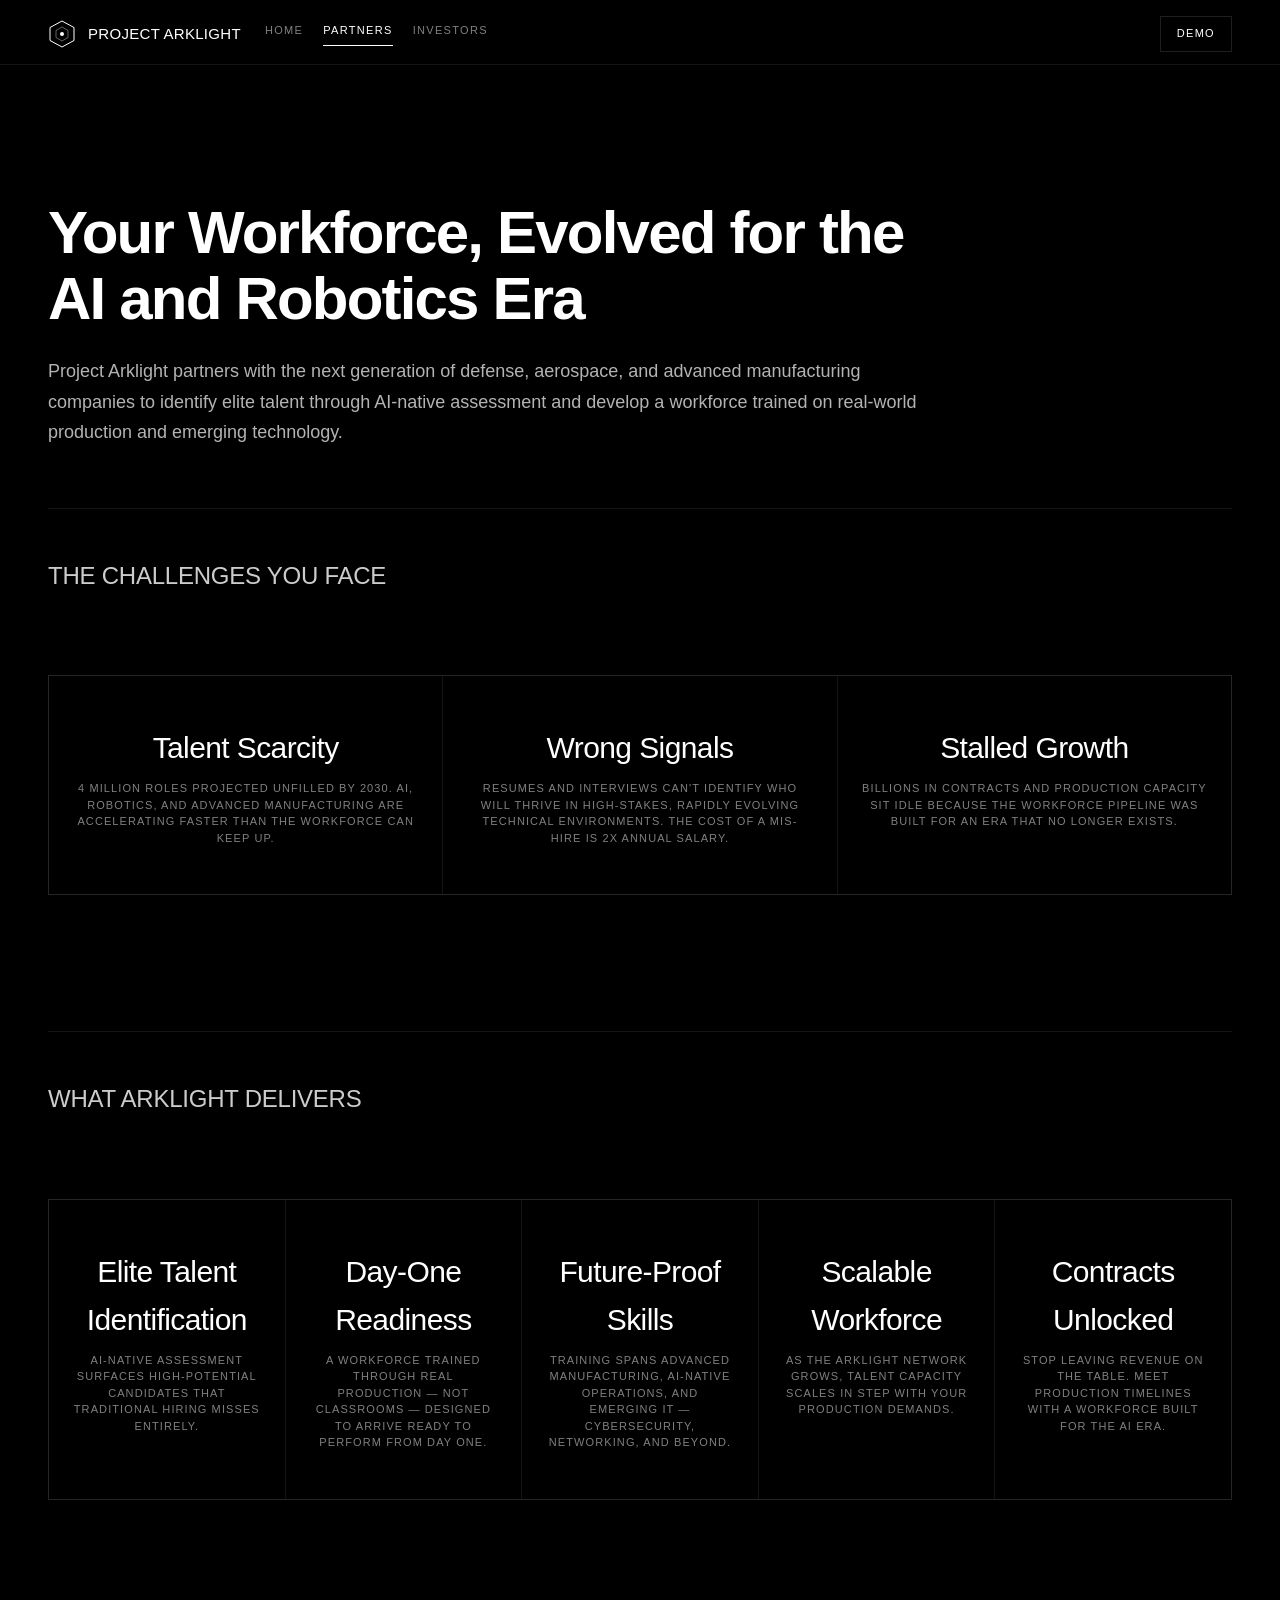
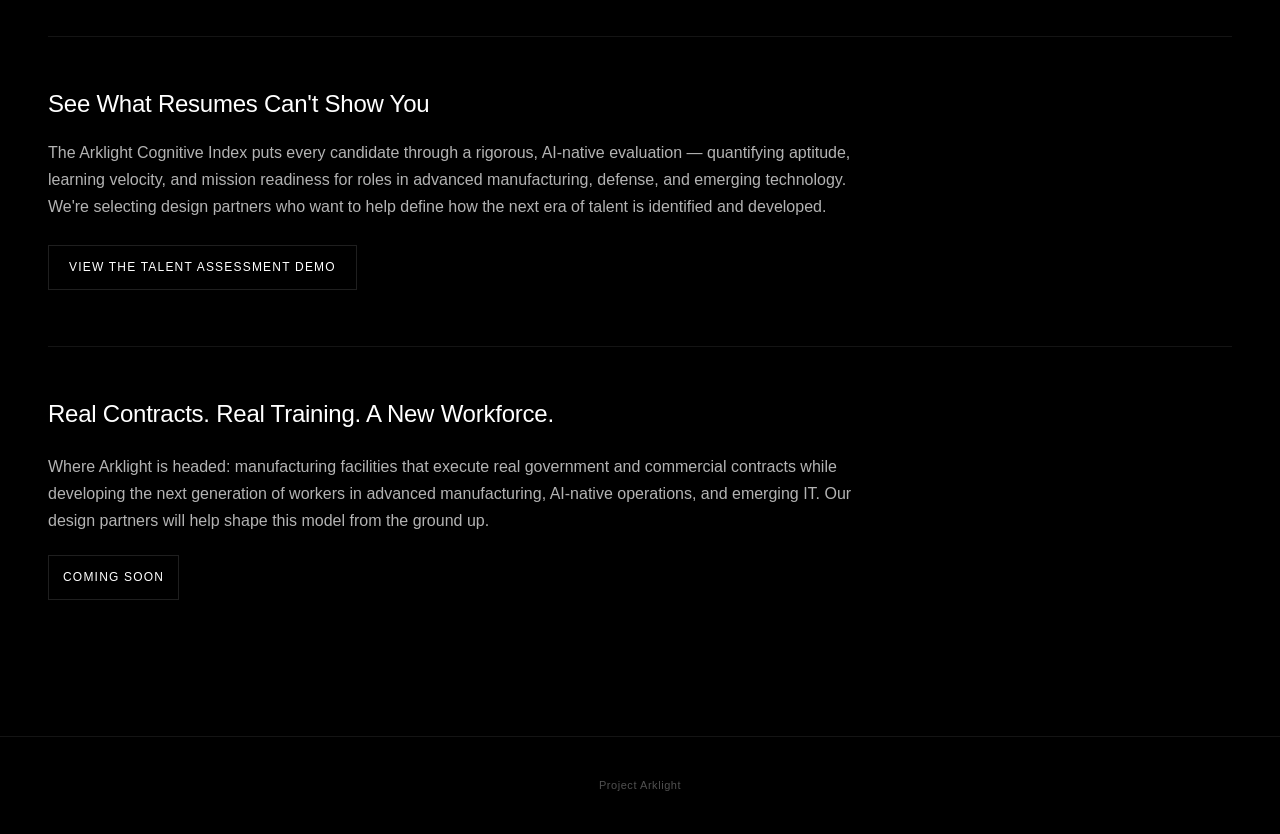
<file: partners.html>
<!DOCTYPE html>
<html lang="en">
<head>
    <meta charset="UTF-8">
    <meta name="viewport" content="width=device-width, initial-scale=1.0">
    <title>Project Arklight — Partners</title>
    <link rel="icon" href="favicon.svg" type="image/svg+xml">
    <link rel="stylesheet" href="css/styles.css">
</head>
<body>
    <div class="app-container">
        <header class="header">
            <div class="header-top">
                <div class="logo-section">
                    <div class="logo">
                        <div class="logo-icon">
                            <svg viewBox="0 0 28 28" fill="none" xmlns="http://www.w3.org/2000/svg">
                                <path d="M14 1L26 7.5V20.5L14 27L2 20.5V7.5L14 1Z" stroke="white" stroke-width="1" fill="none"/>
                                <path d="M14 7L20 10.5V17.5L14 21L8 17.5V10.5L14 7Z" stroke="white" stroke-width="0.75" fill="none" opacity="0.5"/>
                                <circle cx="14" cy="14" r="2" fill="white"/>
                            </svg>
                        </div>
                        <span class="logo-text">Project Arklight</span>
                    </div>
                </div>
                <nav class="global-nav" aria-label="Primary">
                    <div class="nav-links">
                        <a class="global-link" href="index.html" data-nav="home">Home</a>
                        <a class="global-link" href="partners.html" data-nav="partners">Partners</a>
                        <a class="global-link" href="investors.html" data-nav="investors">Investors</a>
                    </div>
                    <a class="nav-cta" href="demo.html" data-nav="demo">Demo</a>
                </nav>
            </div>
        </header>

        <main class="page-view main-content">

            <section class="partner-hero">
                <h1 class="partner-hero-title">Your Workforce, Evolved for the AI and Robotics Era</h1>
                <p class="partner-hero-subtitle">
                    Project Arklight partners with the next generation of defense, aerospace, and advanced manufacturing companies to identify elite talent through AI-native assessment and develop a workforce trained on real-world production and emerging technology.
                </p>
            </section>

            <section class="section-block">
                <h2 class="section-title">The Challenges You Face</h2>
                <div class="impact-strip impact-strip--three partner-impact">
                    <div class="impact-card">
                        <div class="impact-value">Talent Scarcity</div>
                        <div class="impact-label">4 million roles projected unfilled by 2030. AI, robotics, and advanced manufacturing are accelerating faster than the workforce can keep up.</div>
                    </div>
                    <div class="impact-card">
                        <div class="impact-value">Wrong Signals</div>
                        <div class="impact-label">Resumes and interviews can't identify who will thrive in high-stakes, rapidly evolving technical environments. The cost of a mis-hire is 2x annual salary.</div>
                    </div>
                    <div class="impact-card">
                        <div class="impact-value">Stalled Growth</div>
                        <div class="impact-label">Billions in contracts and production capacity sit idle because the workforce pipeline was built for an era that no longer exists.</div>
                    </div>
                </div>
            </section>

            <section class="section-block">
                <h2 class="section-title">What Arklight Delivers</h2>
                <div class="impact-strip partner-impact">
                    <div class="impact-card">
                        <div class="impact-value">Elite Talent Identification</div>
                        <div class="impact-label">AI-native assessment surfaces high-potential candidates that traditional hiring misses entirely.</div>
                    </div>
                    <div class="impact-card">
                        <div class="impact-value">Day-One Readiness</div>
                        <div class="impact-label">A workforce trained through real production — not classrooms — designed to arrive ready to perform from day one.</div>
                    </div>
                    <div class="impact-card">
                        <div class="impact-value">Future-Proof Skills</div>
                        <div class="impact-label">Training spans advanced manufacturing, AI-native operations, and emerging IT — cybersecurity, networking, and beyond.</div>
                    </div>
                    <div class="impact-card">
                        <div class="impact-value">Scalable Workforce</div>
                        <div class="impact-label">As the Arklight network grows, talent capacity scales in step with your production demands.</div>
                    </div>
                    <div class="impact-card">
                        <div class="impact-value">Contracts Unlocked</div>
                        <div class="impact-label">Stop leaving revenue on the table. Meet production timelines with a workforce built for the AI era.</div>
                    </div>
                </div>
            </section>

            <section class="home-section" id="partners-talent-assessment">
                <h2 class="home-section-title">See What Resumes Can't Show You</h2>
                <p class="home-section-description">
                    The Arklight Cognitive Index puts every candidate through a rigorous, AI-native evaluation — quantifying aptitude, learning velocity, and mission readiness for roles in advanced manufacturing, defense, and emerging technology. We're selecting design partners who want to help define how the next era of talent is identified and developed.
                </p>
                <a class="button" href="demo.html">View the Talent Assessment Demo</a>
            </section>

            <section class="home-section" id="partners-talent-factory">
                <div class="factory-grid">
                    <div class="factory-content">
                        <h2 class="home-section-title">Real Contracts. Real Training. A New Workforce.</h2>
                        <p class="home-section-description">
                            Where Arklight is headed: manufacturing facilities that execute real government and commercial contracts while developing the next generation of workers in advanced manufacturing, AI-native operations, and emerging IT. Our design partners will help shape this model from the ground up.
                        </p>
                        <a class="button coming-soon-cta" href="partners.html">Coming Soon</a>
                    </div>
                    <div class="factory-visual">
                        <div class="tilt-card" aria-label="Talent Factory illustration">
                            <div class="tilt-stage">
                                <div class="tilt-object">
                                    <svg class="tilt-illustration" viewBox="0 0 640 420" role="img" aria-label="Modern factory with workforce" xmlns="http://www.w3.org/2000/svg">
                                        <g fill="none" stroke-linecap="round" stroke-linejoin="round">
                                            <rect class="line-strong" x="80" y="140" width="480" height="190" rx="18" />
                                            <path class="line-muted" d="M110 140 L160 95 L235 140" />
                                            <path class="line-muted" d="M235 140 L305 90 L375 140" />
                                            <path class="line-muted" d="M375 140 L450 92 L530 140" />
                                            <rect class="line-muted" x="120" y="170" width="90" height="60" rx="6" />
                                            <rect class="line-muted" x="225" y="170" width="90" height="60" rx="6" />
                                            <rect class="line-muted" x="330" y="170" width="90" height="60" rx="6" />
                                            <rect class="line-muted" x="435" y="170" width="90" height="60" rx="6" />
                                            <rect class="line-muted" x="130" y="255" width="120" height="55" rx="8" />
                                            <rect class="line-muted" x="390" y="255" width="120" height="55" rx="8" />
                                            <line class="line-muted" x1="120" y1="242" x2="520" y2="242" />
                                            <line class="line-muted" x1="120" y1="320" x2="520" y2="320" />
                                            <path class="line-muted" d="M95 330 C95 352 120 362 150 362" />
                                            <path class="line-muted" d="M545 330 C545 352 520 362 490 362" />
                                            <line class="line-muted" x1="150" y1="362" x2="490" y2="362" />
                                            <g class="line-strong">
                                                <circle cx="200" cy="300" r="7" />
                                                <line x1="200" y1="307" x2="200" y2="324" />
                                                <line x1="192" y1="316" x2="208" y2="316" />
                                                <line x1="195" y1="324" x2="190" y2="336" />
                                                <line x1="205" y1="324" x2="210" y2="336" />
                                                <circle cx="260" cy="300" r="7" />
                                                <line x1="260" y1="307" x2="260" y2="324" />
                                                <line x1="252" y1="316" x2="268" y2="316" />
                                                <line x1="255" y1="324" x2="250" y2="336" />
                                                <line x1="265" y1="324" x2="270" y2="336" />
                                                <circle cx="320" cy="300" r="7" />
                                                <line x1="320" y1="307" x2="320" y2="324" />
                                                <line x1="312" y1="316" x2="328" y2="316" />
                                                <line x1="315" y1="324" x2="310" y2="336" />
                                                <line x1="325" y1="324" x2="330" y2="336" />
                                                <circle cx="380" cy="300" r="7" />
                                                <line x1="380" y1="307" x2="380" y2="324" />
                                                <line x1="372" y1="316" x2="388" y2="316" />
                                                <line x1="375" y1="324" x2="370" y2="336" />
                                                <line x1="385" y1="324" x2="390" y2="336" />
                                                <circle cx="440" cy="300" r="7" />
                                                <line x1="440" y1="307" x2="440" y2="324" />
                                                <line x1="432" y1="316" x2="448" y2="316" />
                                                <line x1="435" y1="324" x2="430" y2="336" />
                                                <line x1="445" y1="324" x2="450" y2="336" />
                                            </g>
                                            <line class="line-muted" x1="150" y1="150" x2="150" y2="330" />
                                            <line class="line-muted" x1="250" y1="150" x2="250" y2="330" />
                                            <line class="line-muted" x1="350" y1="150" x2="350" y2="330" />
                                            <line class="line-muted" x1="450" y1="150" x2="450" y2="330" />
                                            <path class="line-accent" d="M500 120 L535 85 L555 120" />
                                            <line class="line-accent" x1="535" y1="85" x2="535" y2="60" />
                                            <circle class="line-accent" cx="535" cy="55" r="5" />
                                        </g>
                                    </svg>
                                </div>
                            </div>
                        </div>
                    </div>
                </div>
            </section>

        </main>

        <footer class="footer">
            <p>Project Arklight</p>
        </footer>
    </div>

    <script src="js/common.js"></script>
    <script src="js/tilt.js"></script>
</body>
</html>
</file>
<file: css/styles.css>
:root {
    --bg-primary: #000000;
    --bg-secondary: #0a0a0a;
    --bg-tertiary: #111111;
    --bg-card: #0d0d0d;
    --bg-hover: #141414;
    --bg-elevated: #1a1a1a;
    --border-primary: rgba(255, 255, 255, 0.08);
    --border-secondary: rgba(255, 255, 255, 0.12);
    --border-hover: rgba(255, 255, 255, 0.2);
    --text-primary: #ffffff;
    --text-secondary: rgba(255, 255, 255, 0.7);
    --text-muted: rgba(255, 255, 255, 0.5);
    --text-dim: rgba(255, 255, 255, 0.3125);
    --text-strong: rgba(255, 255, 255, 0.8);
    --accent-primary: #ffffff;
    --accent-blue: #3b82f6;
    --accent-green: #22c55e;
    --accent-yellow: #eab308;
    --accent-red: #ef4444;
    --glow-white: rgba(255, 255, 255, 0.05);
    --font-sans: -apple-system, BlinkMacSystemFont, 'SF Pro Display', 'Segoe UI', 'Inter', sans-serif;
    --font-mono: 'SF Mono', 'Fira Code', 'Consolas', monospace;
    --transition-fast: 200ms cubic-bezier(0.4, 0, 0.2, 1);
    --transition-medium: 400ms cubic-bezier(0.4, 0, 0.2, 1);
    --transition-slow: 600ms cubic-bezier(0.4, 0, 0.2, 1);
}

* {
    margin: 0;
    padding: 0;
    box-sizing: border-box;
}

html {
    font-size: 16px;
    scroll-behavior: smooth;
    -webkit-font-smoothing: antialiased;
    -moz-osx-font-smoothing: grayscale;
}

body {
    font-family: var(--font-sans);
    background: var(--bg-primary);
    color: var(--text-primary);
    line-height: 1.6;
    min-height: 100vh;
    overflow-x: hidden;
}

.app-container,
.page-view,
.main-content {
    background: #000000;
}

::selection {
    background: rgba(255, 255, 255, 0.2);
}

::-webkit-scrollbar {
    width: 6px;
    height: 6px;
}
::-webkit-scrollbar-track {
    background: transparent;
}
::-webkit-scrollbar-thumb {
    background: rgba(255, 255, 255, 0.15);
    border-radius: 3px;
}
::-webkit-scrollbar-thumb:hover {
    background: rgba(255, 255, 255, 0.25);
}

/* Layout */
.app-container {
    display: flex;
    flex-direction: column;
    min-height: 100vh;
}


/* Home */
.home-hero,
.home-section,
.home-audience,
.assessment-demo {
    scroll-margin-top: 160px;
}

.home-hero {
    padding: 80px 0 60px;
    max-width: 820px;
}

.home-hero-title {
    font-size: clamp(40px, 6vw, 64px);
    font-weight: 600;
    letter-spacing: -0.03em;
    line-height: 1.1;
    margin-bottom: 24px;
}

.home-hero-subtitle {
    font-size: 18px;
    font-weight: 400;
    color: var(--text-secondary);
    line-height: 1.7;
    margin-bottom: 32px;
}

.home-ctas {
    display: flex;
    gap: 16px;
    flex-wrap: wrap;
}

.button {
    display: inline-flex;
    align-items: center;
    justify-content: center;
    padding: 12px 20px;
    border: 1px solid var(--border-secondary);
    background: transparent;
    color: var(--text-primary);
    font-size: 12px;
    letter-spacing: 0.1em;
    text-transform: uppercase;
    font-weight: 500;
    transition: border-color var(--transition-fast), color var(--transition-fast), background var(--transition-fast);
    text-decoration: none;
}

.button:hover {
    border-color: var(--border-hover);
    color: var(--text-primary);
    background: var(--bg-secondary);
}

.button.secondary {
    border-color: var(--border-primary);
    color: var(--text-strong);
}

.coming-soon-cta {
    align-self: flex-start;
    display: inline-flex;
    width: fit-content;
    padding-inline: 14px;
    white-space: nowrap;
}

.home-section {
    padding: 48px 0 56px;
    border-top: 1px solid var(--border-primary);
}

.factory-grid {
    display: grid;
    grid-template-columns: minmax(0, 1.1fr) minmax(0, 0.9fr);
    gap: 32px;
    align-items: center;
}

.factory-content {
    display: flex;
    flex-direction: column;
    gap: 20px;
}

.factory-content .home-section-title,
.factory-content .home-section-description {
    margin: 0;
}

.factory-visual {
    display: flex;
    justify-content: flex-end;
}

#home-talent-factory .factory-grid,
#partners-talent-factory .factory-grid {
    grid-template-columns: 1fr;
}

#home-talent-factory .factory-visual,
#partners-talent-factory .factory-visual {
    display: none;
}

.home-section-title {
    font-size: 24px;
    font-weight: 500;
    letter-spacing: -0.01em;
    margin-bottom: 16px;
}

.home-section-description {
    font-size: 16px;
    color: var(--text-secondary);
    line-height: 1.7;
    max-width: 820px;
    margin-bottom: 24px;
}

.home-audience {
    padding: 56px 0 32px;
    border-top: 1px solid var(--border-primary);
    display: grid;
    grid-template-columns: repeat(2, minmax(0, 1fr));
    gap: 24px;
}

.home-audience-card {
    border: 1px solid var(--border-primary);
    padding: 28px 24px;
    background: var(--bg-secondary);
}

.home-audience-title {
    font-size: 14px;
    text-transform: uppercase;
    letter-spacing: 0.14em;
    color: var(--text-primary);
}

.assessment-demo {
    margin-top: 72px;
    padding-top: 48px;
    border-top: 1px solid var(--border-primary);
}

/* Investors */
.investor-hero {
    padding: 88px 0 48px;
    max-width: 1100px;
    display: flex;
    flex-direction: column;
    gap: 24px;
}

.investor-hero .rule {
    height: 1px;
    width: 100%;
    background: var(--border-primary);
}

.investor-quote-row {
    display: flex;
    align-items: flex-start;
    justify-content: space-between;
    gap: 24px;
}

.investor-quote {
    font-size: clamp(40px, 6vw, 72px);
    font-weight: 500;
    letter-spacing: -0.03em;
    line-height: 1.05;
    margin: 0;
    max-width: 920px;
    flex: 1;
}

.investor-quote-attribution {
    font-size: 0.32em;
    font-weight: 400;
    color: var(--text-secondary);
}

.investor-flag {
    width: 64px;
    height: 40px;
    flex-shrink: 0;
}

.investor-flag .flag-field {
    fill: var(--bg-tertiary);
    stroke: var(--border-secondary);
    stroke-width: 1;
}

.investor-flag .flag-canton {
    fill: var(--bg-secondary);
}

.investor-flag .flag-star {
    fill: var(--accent-green);
    opacity: 0.45;
}

.investor-flag .flag-stripe {
    fill: var(--text-muted);
    opacity: 0.5;
}

.investor-meta {
    display: grid;
    grid-template-columns: repeat(auto-fit, minmax(180px, 1fr));
    gap: 24px;
    align-items: start;
}

.investor-meta-item {
    display: flex;
    flex-direction: column;
    gap: 6px;
}

.investor-meta-label {
    font-size: 10px;
    letter-spacing: 0.2em;
    text-transform: uppercase;
    color: var(--text-muted);
}

.investor-meta-value {
    font-size: 14px;
    color: var(--text-primary);
    line-height: 1.6;
}

.investor-scroll {
    display: inline-flex;
    align-items: center;
    gap: 8px;
    font-size: 13px;
    color: var(--text-primary);
    text-decoration: none;
    background: transparent;
    border: none;
    padding: 0;
    cursor: pointer;
}

.investor-scroll-arrow {
    font-size: 16px;
    color: var(--text-secondary);
    line-height: 1;
}

@keyframes investorScrollCue {
    0%, 100% {
        opacity: 1;
        transform: translateY(0);
    }
    50% {
        opacity: 0.35;
        transform: translateY(4px);
    }
}

.investor-scroll:hover {
    color: var(--text-secondary);
}

.investor-scroll .investor-meta-value {
    color: inherit;
    font-size: inherit;
    line-height: inherit;
}

.investor-layout {
    display: grid;
    grid-template-columns: minmax(200px, 260px) minmax(0, 1fr);
    gap: 40px;
    align-items: start;
}

.investor-toc {
    position: sticky;
    top: 120px;
    align-self: start;
}

.toc-title {
    font-size: 11px;
    letter-spacing: 0.2em;
    text-transform: uppercase;
    color: var(--text-secondary);
    margin-bottom: 16px;
}

.toc-list {
    display: flex;
    flex-direction: column;
    gap: 10px;
}

.toc-link {
    display: inline-flex;
    align-items: center;
    gap: 8px;
    font-size: 13px;
    color: var(--text-secondary);
    text-decoration: none;
    padding: 4px 0 4px 12px;
    border-left: 1px solid transparent;
    transition: color var(--transition-fast), border-color var(--transition-fast);
}

.toc-link:hover {
    color: var(--text-primary);
}

.toc-link.active {
    color: var(--text-primary);
    border-left-color: var(--border-hover);
}

.investor-section {
    border: 1px solid var(--border-primary);
    background: var(--bg-secondary);
    padding: 28px;
    border-radius: 12px;
    margin-bottom: 24px;
    scroll-margin-top: 140px;
    transition: transform var(--transition-fast), border-color var(--transition-fast);
}

.investor-section:hover {
    transform: translateY(-2px);
    border-color: var(--border-hover);
}

.investor-section.is-active {
    border-color: var(--border-hover);
}

.investor-section-header {
    display: flex;
    justify-content: space-between;
    align-items: flex-start;
    gap: 16px;
    margin-bottom: 16px;
}

.copy-link {
    border: 1px dashed var(--border-secondary);
    background: transparent;
    color: var(--text-secondary);
    font-size: 10px;
    letter-spacing: 0.2em;
    text-transform: uppercase;
    padding: 6px 10px;
    cursor: pointer;
    transition: color var(--transition-fast), border-color var(--transition-fast);
}

.copy-link:hover {
    color: var(--text-primary);
    border-color: var(--border-hover);
}

.copy-link[data-copied="true"] {
    color: var(--text-primary);
    border-color: var(--text-primary);
}

.bullet-list {
    margin: 0;
    padding-left: 18px;
    color: var(--text-secondary);
    line-height: 1.7;
}

.bullet-list li {
    margin-bottom: 8px;
}

.bullet-list.compact li {
    margin-bottom: 4px;
}

.stat-grid {
    display: grid;
    grid-template-columns: repeat(auto-fit, minmax(160px, 1fr));
    gap: 12px;
    margin-top: 16px;
}

.stat-tile {
    border: 1px solid var(--border-secondary);
    background: rgba(255, 255, 255, 0.02);
    padding: 14px 16px;
    transition: transform var(--transition-fast), border-color var(--transition-fast);
}

.stat-tile:hover {
    transform: translateY(-2px);
    border-color: var(--border-hover);
}

.stat-value {
    font-size: 22px;
    font-weight: 600;
    margin-bottom: 6px;
}

.stat-label {
    font-size: 12px;
    color: var(--text-secondary);
    line-height: 1.5;
}

.investor-card-grid {
    display: grid;
    grid-template-columns: repeat(auto-fit, minmax(220px, 1fr));
    gap: 16px;
    margin-top: 16px;
}

.investor-card {
    border: 1px solid var(--border-secondary);
    background: rgba(255, 255, 255, 0.02);
    padding: 18px;
    transition: transform var(--transition-fast), border-color var(--transition-fast);
}

.investor-card:hover {
    transform: translateY(-2px);
    border-color: var(--border-hover);
}

.card-title {
    font-size: 12px;
    letter-spacing: 0.12em;
    text-transform: uppercase;
    color: var(--text-secondary);
    margin-bottom: 10px;
}

.detail-card {
    margin-top: 16px;
    border: 1px solid var(--border-secondary);
    background: rgba(255, 255, 255, 0.02);
    padding: 12px 14px;
}

.detail-card summary {
    cursor: pointer;
    list-style: none;
    font-size: 12px;
    letter-spacing: 0.12em;
    text-transform: uppercase;
    color: var(--text-strong);
}

.detail-card summary::-webkit-details-marker {
    display: none;
}

.detail-body {
    margin-top: 12px;
}

.micro-label {
    font-size: 11px;
    letter-spacing: 0.2em;
    text-transform: uppercase;
    color: var(--text-secondary);
}

.investor-table {
    width: 100%;
    border-collapse: collapse;
    margin-top: 12px;
}

.investor-table th {
    text-align: left;
    font-size: 11px;
    letter-spacing: 0.2em;
    text-transform: uppercase;
    color: var(--text-secondary);
    padding: 10px 0;
    border-bottom: 1px solid var(--border-primary);
}

.investor-table td {
    padding: 12px 0;
    border-bottom: 1px solid var(--border-primary);
    color: var(--text-secondary);
    line-height: 1.6;
}

.team-grid {
    display: grid;
    grid-template-columns: repeat(auto-fit, minmax(220px, 1fr));
    gap: 16px;
    margin-top: 16px;
}

.team-card {
    border: 1px solid var(--border-secondary);
    background: rgba(255, 255, 255, 0.02);
    padding: 18px;
}

.team-name {
    font-size: 16px;
    font-weight: 600;
    margin-bottom: 6px;
}

.team-role {
    font-size: 12px;
    text-transform: uppercase;
    letter-spacing: 0.12em;
    color: var(--text-secondary);
    margin-bottom: 10px;
}

.team-bio {
    font-size: 14px;
    color: var(--text-secondary);
    line-height: 1.6;
}

.tilt-card {
    margin-top: 32px;
    padding: 24px;
    border: 1px solid var(--border-primary);
    background: var(--bg-secondary);
}

.tilt-stage {
    perspective: 900px;
}

.tilt-object {
    transform-style: preserve-3d;
    transition: transform 160ms ease;
    will-change: transform;
}

.tilt-illustration {
    width: 100%;
    max-width: 720px;
    height: auto;
    display: block;
    margin: 0 auto;
}

.tilt-illustration .line-strong {
    stroke: var(--text-secondary);
    stroke-width: 1.2;
}

.tilt-illustration .line-muted {
    stroke: var(--text-dim);
    stroke-width: 1;
}

.tilt-illustration .line-accent {
    stroke: var(--accent-blue);
    stroke-width: 1.2;
    stroke-opacity: 0.7;
}

@media (prefers-reduced-motion: reduce) {
    .tilt-object {
        transition: none;
        transform: none !important;
    }
}
/* Header */
.header {
    position: fixed;
    top: 0;
    left: 0;
    right: 0;
    z-index: 100;
    background: var(--bg-primary);
    backdrop-filter: blur(20px);
    -webkit-backdrop-filter: blur(20px);
    border-bottom: 1px solid var(--border-primary);
    padding: 16px 48px 12px;
    height: auto;
    display: flex;
    flex-direction: column;
    gap: 12px;
}

.header-top {
    display: flex;
    align-items: center;
    justify-content: space-between;
    gap: 24px;
}

.header-bottom {
    display: flex;
    align-items: center;
    width: 100%;
}

.logo-section {
    display: flex;
    align-items: center;
    gap: 20px;
    flex-shrink: 0;
}

.logo {
    display: flex;
    align-items: center;
    gap: 12px;
}

.logo-icon {
    width: 28px;
    height: 28px;
}

.logo-icon svg {
    width: 100%;
    height: 100%;
}

.logo-text {
    font-size: 15px;
    font-weight: 500;
    letter-spacing: 0.02em;
    color: var(--text-primary);
    text-transform: uppercase;
}

.demo-badge {
    font-size: 10px;
    font-weight: 500;
    text-transform: uppercase;
    letter-spacing: 0.1em;
    padding: 4px 10px;
    background: transparent;
    color: var(--text-muted);
    border: 1px solid var(--border-primary);
    border-radius: 2px;
}

.global-nav {
    display: flex;
    align-items: center;
    gap: 20px;
    flex-wrap: wrap;
    width: 100%;
}

.nav-links {
    display: flex;
    align-items: center;
    gap: 20px;
    flex-wrap: wrap;
}

.global-link {
    font-size: 11px;
    font-weight: 500;
    letter-spacing: 0.12em;
    text-transform: uppercase;
    color: var(--text-muted);
    padding-bottom: 6px;
    border-bottom: 1px solid transparent;
    text-decoration: none;
    transition: color var(--transition-fast), border-color var(--transition-fast);
    white-space: nowrap;
}

.global-link:hover {
    color: var(--text-secondary);
}

.global-link[aria-current="page"],
.global-link.active {
    color: var(--text-primary);
    border-color: var(--text-primary);
}

.global-link:focus-visible,
.nav-cta:focus-visible {
    outline: 1px solid var(--text-muted);
    outline-offset: 4px;
}

.nav-cta {
    margin-left: auto;
    display: inline-flex;
    align-items: center;
    justify-content: center;
    padding: 8px 16px;
    border: 1px solid var(--border-secondary);
    color: var(--text-primary);
    text-transform: uppercase;
    letter-spacing: 0.12em;
    font-size: 11px;
    font-weight: 500;
    text-decoration: none;
    background: transparent;
    transition: background var(--transition-fast), border-color var(--transition-fast);
}

.nav-cta:hover {
    background: var(--bg-secondary);
    border-color: var(--border-hover);
}

.nav-tabs {
    display: flex;
    gap: 8px;
}

.nav-tab {
    padding: 10px 20px;
    font-size: 13px;
    font-weight: 400;
    letter-spacing: 0.02em;
    color: var(--text-muted);
    background: transparent;
    border: none;
    cursor: pointer;
    transition: all var(--transition-fast);
    position: relative;
}

.nav-tab::after {
    content: '';
    position: absolute;
    bottom: 0;
    left: 20px;
    right: 20px;
    height: 1px;
    background: var(--text-primary);
    transform: scaleX(0);
    transition: transform var(--transition-fast);
}

.nav-tab:hover {
    color: var(--text-secondary);
}

.nav-tab.active {
    color: var(--text-primary);
}

.nav-tab.active::after {
    transform: scaleX(1);
}

.nav-tab:focus {
    outline: none;
}

.nav-tab:focus-visible {
    outline: 1px solid var(--text-muted);
    outline-offset: 4px;
}

/* Main content */
.main-content {
    flex: 1;
    padding: 160px 48px 80px;
    max-width: 1400px;
    margin: 0 auto;
    width: 100%;
}

/* View containers */
.view {
    display: none;
    animation: fadeIn var(--transition-medium);
}

.view.active {
    display: block;
}

@keyframes fadeIn {
    from {
        opacity: 0;
        transform: translateY(20px);
    }
    to {
        opacity: 1;
        transform: translateY(0);
    }
}

/* Hero Section */
.hero {
    text-align: center;
    padding: 80px 0 100px;
    position: relative;
}

.hero::before {
    content: '';
    position: absolute;
    top: 0;
    left: 50%;
    transform: translateX(-50%);
    width: 800px;
    height: 600px;
    background: radial-gradient(ellipse at center, rgba(255, 255, 255, 0.03) 0%, transparent 70%);
    pointer-events: none;
}

.hero-eyebrow {
    font-size: 12px;
    font-weight: 500;
    letter-spacing: 0.2em;
    text-transform: uppercase;
    color: var(--text-muted);
    margin-bottom: 24px;
}

.hero-title {
    font-size: clamp(48px, 8vw, 72px);
    font-weight: 600;
    letter-spacing: -0.03em;
    line-height: 1.1;
    margin-bottom: 24px;
    position: relative;
}

.hero-subtitle {
    font-size: 18px;
    font-weight: 400;
    color: var(--text-secondary);
    margin-bottom: 48px;
    max-width: 600px;
    margin-left: auto;
    margin-right: auto;
    line-height: 1.7;
}

/* Impact Strip */
.impact-strip {
    display: grid;
    grid-template-columns: repeat(5, 1fr);
    gap: 1px;
    background: var(--border-primary);
    margin: 80px 0;
    border: 1px solid var(--border-primary);
}

.impact-strip.impact-strip--three {
    grid-template-columns: repeat(3, 1fr);
}

.partner-impact .impact-value {
    font-size: clamp(20px, 2.6vw, 30px);
    font-weight: 500;
}

.impact-card {
    background: var(--bg-primary);
    padding: 48px 24px;
    text-align: center;
    transition: background var(--transition-fast);
}

.impact-card:hover {
    background: var(--bg-secondary);
}

.impact-value {
    font-size: 48px;
    font-weight: 300;
    letter-spacing: -0.02em;
    margin-bottom: 8px;
    font-variant-numeric: tabular-nums;
}

.impact-label {
    font-size: 11px;
    color: var(--text-muted);
    text-transform: uppercase;
    letter-spacing: 0.1em;
    line-height: 1.5;
}

.impact-context {
    font-size: 11px;
    color: var(--text-muted);
    margin-bottom: 16px;
    text-align: left;
}

.demo-disclaimer {
    font-size: 11px;
    color: var(--text-dim);
    text-align: center;
    margin-top: 24px;
    letter-spacing: 0.05em;
}

.section-handoff {
    font-size: 11px;
    color: var(--text-muted);
    text-align: center;
    margin: 24px 0 40px;
}

/* Section Headers */
.section-header {
    display: flex;
    align-items: center;
    justify-content: space-between;
    margin-bottom: 40px;
    padding-bottom: 20px;
    border-bottom: 1px solid var(--border-primary);
}

.section-title {
    font-size: 12px;
    font-weight: 500;
    color: var(--text-strong);
    text-transform: uppercase;
    letter-spacing: 0.15em;
}

/* Controls */
.controls-bar {
    display: flex;
    align-items: center;
    gap: 32px;
    margin-bottom: 40px;
    padding: 20px 0;
    border-bottom: 1px solid var(--border-primary);
}

.control-group {
    display: flex;
    align-items: center;
    gap: 12px;
}

.control-label {
    font-size: 11px;
    color: var(--text-dim);
    text-transform: uppercase;
    letter-spacing: 0.1em;
}

select, input[type="text"] {
    background: transparent;
    border: 1px solid var(--border-primary);
    color: var(--text-primary);
    padding: 10px 16px;
    font-size: 13px;
    font-family: var(--font-sans);
    cursor: pointer;
    transition: all var(--transition-fast);
    appearance: none;
    -webkit-appearance: none;
    background-image: url("data:image/svg+xml,%3Csvg xmlns='http://www.w3.org/2000/svg' width='12' height='12' viewBox='0 0 12 12'%3E%3Cpath fill='%23666' d='M6 8L2 4h8z'/%3E%3C/svg%3E");
    background-repeat: no-repeat;
    background-position: right 12px center;
    padding-right: 36px;
    min-width: 180px;
}

select:hover, input[type="text"]:hover {
    border-color: var(--border-hover);
}

select:focus, input[type="text"]:focus {
    outline: none;
    border-color: var(--text-muted);
}

input[type="text"].candidate-filter {
    background-image: none;
    padding-right: 16px;
    min-width: 220px;
    cursor: text;
}

.checkbox-label {
    display: flex;
    align-items: center;
    gap: 10px;
    font-size: 13px;
    color: var(--text-secondary);
    cursor: pointer;
}

.checkbox-label input[type="checkbox"] {
    width: 16px;
    height: 16px;
    accent-color: var(--text-primary);
    cursor: pointer;
}

/* Candidate Table */
.candidate-table {
    width: 100%;
    border-collapse: collapse;
}

.candidate-table th,
.candidate-table td {
    padding: 20px 24px;
    text-align: left;
    border-bottom: 1px solid var(--border-primary);
}

.candidate-table th {
    font-size: 10px;
    font-weight: 500;
    color: var(--text-dim);
    text-transform: uppercase;
    letter-spacing: 0.12em;
    cursor: pointer;
    transition: color var(--transition-fast);
    user-select: none;
    background: transparent;
}

.candidate-table th:hover {
    color: var(--text-muted);
}

.candidate-table th.sorted {
    color: var(--text-primary);
}

.candidate-table th .sort-indicator {
    margin-left: 6px;
    opacity: 0.4;
    font-size: 8px;
}

.candidate-table th.sorted .sort-indicator {
    opacity: 1;
}

.candidate-table tbody tr {
    cursor: pointer;
    transition: background var(--transition-fast);
}

.candidate-table tbody tr:hover {
    background: var(--bg-secondary);
}

.candidate-name {
    font-weight: 500;
    font-size: 15px;
    margin-bottom: 4px;
}

.candidate-id {
    font-family: var(--font-mono);
    font-size: 11px;
    color: var(--text-dim);
    letter-spacing: 0.02em;
}

.candidate-status {
    display: inline-flex;
    align-items: center;
    gap: 8px;
    font-size: 12px;
    color: var(--text-muted);
}

.status-dot {
    width: 6px;
    height: 6px;
    border-radius: 50%;
}

.candidate-status.complete .status-dot {
    background: var(--accent-green);
}

.candidate-status.in-progress .status-dot {
    background: var(--accent-yellow);
    animation: pulse 2s infinite;
}

@keyframes pulse {
    0%, 100% { opacity: 1; }
    50% { opacity: 0.4; }
}

.role-chips {
    display: flex;
    flex-wrap: wrap;
    gap: 6px;
}

.role-chip {
    font-size: 10px;
    padding: 4px 10px;
    background: transparent;
    border: 1px solid var(--border-primary);
    color: var(--text-muted);
    text-transform: uppercase;
    letter-spacing: 0.05em;
}

.role-chip.primary {
    border-color: var(--text-muted);
    color: var(--text-secondary);
}

.score-cell {
    font-family: var(--font-mono);
    font-size: 14px;
    font-weight: 400;
    letter-spacing: 0.02em;
}

.score-cell.elite { color: var(--text-primary); }
.score-cell.strong { color: var(--text-secondary); }
.score-cell.developing { color: var(--text-muted); }
.score-cell.concern { color: var(--accent-red); }

/* Score Badge */
.score-badge {
    display: inline-flex;
    align-items: center;
    justify-content: center;
    min-width: 48px;
    padding: 6px 12px;
    font-family: var(--font-mono);
    font-size: 14px;
    font-weight: 400;
    border: 1px solid var(--border-primary);
}

.score-badge.elite {
    border-color: var(--text-secondary);
    color: var(--text-primary);
}

.score-badge.strong {
    color: var(--text-secondary);
}

.score-badge.developing {
    color: var(--text-muted);
}

/* Candidate Detail View */
.detail-back {
    display: inline-flex;
    align-items: center;
    gap: 8px;
    font-size: 13px;
    color: var(--text-muted);
    background: none;
    border: none;
    cursor: pointer;
    margin-bottom: 48px;
    padding: 0;
    transition: color var(--transition-fast);
    letter-spacing: 0.02em;
}

.detail-back:hover {
    color: var(--text-primary);
}

.detail-header {
    display: grid;
    grid-template-columns: 2fr 1fr;
    gap: 80px;
    padding-bottom: 60px;
    margin-bottom: 60px;
    border-bottom: 1px solid var(--border-primary);
}

.detail-candidate-info {
    max-width: 100%;
}

.detail-candidate-name {
    font-size: 48px;
    font-weight: 500;
    letter-spacing: -0.02em;
    margin-bottom: 16px;
}

.detail-candidate-meta {
    display: flex;
    align-items: center;
    gap: 24px;
    color: var(--text-muted);
    font-size: 13px;
    margin-bottom: 20px;
}

.detail-candidate-meta .divider {
    width: 1px;
    height: 12px;
    background: var(--border-secondary);
}

.detail-candidate-background {
    color: var(--text-secondary);
    font-size: 15px;
    line-height: 1.7;
}

.detail-professional-context {
    margin-top: 24px;
    display: grid;
    gap: 8px;
}

.detail-context-label {
    font-size: 10px;
    color: var(--text-strong);
    text-transform: uppercase;
    letter-spacing: 0.12em;
}

.detail-context-text {
    font-size: 14px;
    color: var(--text-secondary);
    line-height: 1.6;
}

.detail-aci-score {
    text-align: right;
    padding-left: 80px;
    border-left: 1px solid var(--border-primary);
}

.detail-aci-label {
    font-size: 10px;
    color: var(--text-strong);
    text-transform: uppercase;
    letter-spacing: 0.15em;
    margin-bottom: 16px;
}

.detail-aci-value {
    font-size: 96px;
    font-weight: 300;
    line-height: 1;
    margin-bottom: 8px;
    letter-spacing: -0.02em;
    font-variant-numeric: tabular-nums;
}

.detail-aci-percentile {
    font-size: 14px;
    color: var(--text-muted);
    margin-bottom: 16px;
}

.detail-aci-band {
    display: inline-block;
    font-size: 10px;
    font-weight: 500;
    text-transform: uppercase;
    letter-spacing: 0.15em;
    padding: 6px 16px;
    border: 1px solid var(--border-secondary);
}

/* Executive Summary */
.detail-summary-grid {
    display: grid;
    grid-template-columns: 1.2fr 0.8fr;
    gap: 40px;
    margin-bottom: 60px;
}

.summary-grid {
    display: flex;
    flex-direction: column;
    gap: 12px;
}

.summary-row {
    display: grid;
    grid-template-columns: 220px 1fr;
    gap: 24px;
    padding: 12px 0;
    border-bottom: 1px solid var(--border-primary);
}

.summary-row:last-child {
    border-bottom: none;
}

.summary-label {
    font-size: 10px;
    color: var(--text-strong);
    text-transform: uppercase;
    letter-spacing: 0.12em;
}

.summary-value {
    font-size: 14px;
    color: var(--text-secondary);
    line-height: 1.6;
}

.fit-level {
    font-weight: 500;
}

.fit-level.high { color: var(--accent-green); }
.fit-level.medium { color: var(--accent-yellow); }
.fit-level.low { color: var(--accent-red); }

.summary-list {
    list-style: none;
    margin: 0;
    padding: 0;
    display: flex;
    flex-direction: column;
    gap: 6px;
}

.summary-list li {
    font-size: 13px;
    color: var(--text-secondary);
    line-height: 1.6;
}

.detail-aci-microcopy {
    margin-top: 12px;
    font-size: 11px;
    color: var(--text-muted);
    line-height: 1.5;
    display: grid;
    gap: 6px;
    max-width: 340px;
}

.role-selector {
    display: flex;
    align-items: center;
    gap: 12px;
    margin-bottom: 20px;
    flex-wrap: wrap;
}

.role-hint {
    font-size: 11px;
    color: var(--text-muted);
    letter-spacing: 0.02em;
}

.role-hint.pulsing {
    animation: roleHintPulse 2.5s ease-in-out infinite;
}

.role-fit-grid {
    margin-bottom: 20px;
}

.role-fit-text {
    font-size: 14px;
    color: var(--text-secondary);
    line-height: 1.7;
    margin-bottom: 16px;
}

@keyframes roleHintPulse {
    0% { opacity: 0.55; }
    50% { opacity: 1; }
    100% { opacity: 0.55; }
}

@media (prefers-reduced-motion: reduce) {
    .role-hint.pulsing {
        animation: none;
    }
}

.detail-section {
    margin-bottom: 40px;
}

.chart-note {
    margin-top: 20px;
    font-size: 12px;
    color: var(--text-muted);
    line-height: 1.6;
}

.radar-callouts {
    display: grid;
    grid-template-columns: repeat(3, minmax(0, 1fr));
    gap: 16px;
    margin-top: 20px;
}

.radar-callout {
    border: 1px solid var(--border-primary);
    padding: 12px 16px;
}

.callout-label {
    font-size: 9px;
    color: var(--text-strong);
    text-transform: uppercase;
    letter-spacing: 0.12em;
    margin-bottom: 6px;
}

.callout-value {
    font-size: 12px;
    color: var(--text-secondary);
    line-height: 1.5;
}

.validation-role {
    display: flex;
    align-items: center;
    gap: 12px;
    flex-wrap: wrap;
    font-size: 11px;
    color: var(--text-muted);
    margin-bottom: 16px;
}

.validation-list {
    display: grid;
    gap: 20px;
}

.validation-item {
    border-top: 1px solid var(--border-primary);
    padding-top: 20px;
}

.validation-item:first-child {
    border-top: none;
    padding-top: 0;
}

.validation-item-title {
    font-size: 12px;
    color: var(--text-strong);
    text-transform: uppercase;
    letter-spacing: 0.08em;
    margin-bottom: 12px;
}

.validation-row {
    display: grid;
    grid-template-columns: 200px 1fr;
    gap: 16px;
    padding: 8px 0;
    border-bottom: 1px solid var(--border-primary);
}

.validation-row:last-child {
    border-bottom: none;
}

.validation-label {
    font-size: 10px;
    color: var(--text-dim);
    text-transform: uppercase;
    letter-spacing: 0.1em;
}

.validation-value {
    font-size: 13px;
    color: var(--text-secondary);
    line-height: 1.6;
}

.onboarding-grid {
    display: grid;
    grid-template-columns: repeat(auto-fit, minmax(220px, 1fr));
    gap: 24px;
}

.onboarding-title {
    font-size: 10px;
    color: var(--text-dim);
    text-transform: uppercase;
    letter-spacing: 0.1em;
    margin-bottom: 12px;
}

.onboarding-weeks {
    display: grid;
    gap: 10px;
}

.onboarding-week {
    border: 1px solid var(--border-primary);
    padding: 10px 12px;
}

.week-label {
    font-size: 10px;
    color: var(--text-dim);
    text-transform: uppercase;
    letter-spacing: 0.1em;
    margin-bottom: 6px;
}

.week-text {
    font-size: 13px;
    color: var(--text-secondary);
    line-height: 1.5;
}

.benchmark-grid {
    display: grid;
    grid-template-columns: repeat(auto-fit, minmax(220px, 1fr));
    gap: 24px;
}

.benchmark-label {
    font-size: 10px;
    color: var(--text-dim);
    text-transform: uppercase;
    letter-spacing: 0.1em;
    margin-bottom: 8px;
}

.benchmark-value {
    font-size: 13px;
    color: var(--text-secondary);
    line-height: 1.6;
}

.onboarding-indicator {
    display: inline-flex;
    align-items: center;
    gap: 8px;
}

.onboarding-dot {
    width: 6px;
    height: 6px;
    border-radius: 50%;
}

.onboarding-dot.accelerated { background: var(--accent-green); }
.onboarding-dot.standard { background: var(--text-muted); }
.onboarding-dot.structured-support { background: var(--accent-yellow); }

/* Composite Scores Grid */
.composites-grid {
    display: grid;
    grid-template-columns: repeat(5, 1fr);
    gap: 1px;
    background: var(--border-primary);
    margin-bottom: 80px;
    border: 1px solid var(--border-primary);
}

.composite-card {
    background: var(--bg-primary);
    padding: 40px 24px;
    transition: background var(--transition-fast);
}

.composite-card:hover {
    background: var(--bg-secondary);
}

.composite-label {
    font-size: 10px;
    color: var(--text-dim);
    text-transform: uppercase;
    letter-spacing: 0.1em;
    margin-bottom: 16px;
    line-height: 1.4;
}

.composite-value {
    font-size: 36px;
    font-weight: 300;
    margin-bottom: 4px;
    letter-spacing: -0.01em;
    font-variant-numeric: tabular-nums;
}

.composite-percentile {
    font-size: 12px;
    color: var(--text-muted);
}

.composite-band {
    display: inline-block;
    margin-top: 12px;
    font-size: 9px;
    font-weight: 500;
    text-transform: uppercase;
    letter-spacing: 0.1em;
    padding: 4px 10px;
    border: 1px solid var(--border-primary);
    color: var(--text-muted);
}

/* Charts */
.charts-grid {
    display: grid;
    grid-template-columns: 400px 1fr;
    gap: 60px;
    margin-bottom: 80px;
}

.chart-container {
    padding: 40px;
    border: 1px solid var(--border-primary);
}

.chart-container.full-width {
    grid-column: 1 / -1;
}

.chart-title {
    font-size: 10px;
    font-weight: 500;
    color: var(--text-strong);
    text-transform: uppercase;
    letter-spacing: 0.15em;
    margin-bottom: 32px;
}

.radar-chart {
    display: flex;
    justify-content: center;
    align-items: center;
    position: relative;
}

.radar-axis {
    stroke-width: 1;
    opacity: 0.35;
}

.radar-axis.category-cognitive { stroke: var(--accent-blue); }
.radar-axis.category-technical { stroke: var(--accent-green); }
.radar-axis.category-integrity { stroke: var(--accent-yellow); }

.radar-label {
    opacity: 0.8;
}

.radar-label.category-cognitive { fill: var(--accent-blue); }
.radar-label.category-technical { fill: var(--accent-green); }
.radar-label.category-integrity { fill: var(--accent-yellow); }

.radar-point {
    opacity: 0.9;
}

.radar-point.category-cognitive { fill: var(--accent-blue); }
.radar-point.category-technical { fill: var(--accent-green); }
.radar-point.category-integrity { fill: var(--accent-yellow); }

.radar-tooltip {
    position: absolute;
    background: var(--bg-secondary);
    border: 1px solid var(--border-primary);
    color: var(--text-secondary);
    font-size: 12px;
    line-height: 1.6;
    padding: 12px 14px;
    max-width: 240px;
    border-radius: 10px;
    opacity: 0;
    transition: opacity var(--transition-fast);
    pointer-events: none;
}

.radar-tooltip-title {
    font-weight: 600;
    margin-bottom: 6px;
}

.radar-tooltip-body {
    font-weight: 400;
}

.radar-tooltip-line {
    margin: 0;
}

.radar-legend {
    margin-top: 24px;
    display: grid;
    grid-template-columns: repeat(auto-fit, minmax(220px, 1fr));
    gap: 16px;
}

.radar-legend-item {
    border: 1px solid var(--border-primary);
    padding: 12px 16px;
}

.radar-legend-header {
    display: flex;
    align-items: center;
    gap: 10px;
    margin-bottom: 8px;
}

.radar-legend-swatch {
    width: 10px;
    height: 10px;
    border-radius: 2px;
}

.radar-legend-swatch.cognitive { background: var(--accent-blue); }
.radar-legend-swatch.technical { background: var(--accent-green); }
.radar-legend-swatch.integrity { background: var(--accent-yellow); }

.radar-legend-title {
    font-size: 10px;
    color: var(--text-muted);
    text-transform: uppercase;
    letter-spacing: 0.12em;
}

.radar-legend-text {
    font-size: 12px;
    color: var(--text-secondary);
    line-height: 1.6;
}

/* Horizontal Bar Chart */
.bar-chart {
    display: flex;
    flex-direction: column;
    gap: 16px;
}

.bar-item {
    display: grid;
    grid-template-columns: 160px 1fr 60px;
    align-items: center;
    gap: 20px;
}

.bar-label {
    font-size: 12px;
    color: var(--text-muted);
    text-align: right;
}

.bar-track {
    height: 2px;
    background: var(--border-primary);
    position: relative;
}

.bar-fill {
    height: 100%;
    background: var(--text-primary);
    transition: width var(--transition-slow);
    position: relative;
}

.bar-fill::after {
    content: '';
    position: absolute;
    right: 0;
    top: -4px;
    width: 2px;
    height: 10px;
    background: var(--text-primary);
}

.bar-fill.elite { background: var(--text-primary); }
.bar-fill.elite::after { background: var(--text-primary); }
.bar-fill.strong { background: var(--text-secondary); }
.bar-fill.strong::after { background: var(--text-secondary); }
.bar-fill.developing { background: var(--text-muted); }
.bar-fill.developing::after { background: var(--text-muted); }
.bar-fill.concern { background: var(--accent-red); }
.bar-fill.concern::after { background: var(--accent-red); }

.bar-percentile {
    font-family: var(--font-mono);
    font-size: 12px;
    color: var(--text-muted);
}

/* Composite Domains */
.domain-grid {
    display: grid;
    gap: 32px;
    margin-bottom: 80px;
}

.domain-header {
    margin-bottom: 24px;
}

.domain-title {
    font-size: 16px;
    font-weight: 500;
    letter-spacing: -0.01em;
    margin-bottom: 8px;
}

.domain-purpose {
    font-size: 13px;
    color: var(--text-secondary);
    line-height: 1.6;
}

.domain-table {
    border-top: 1px solid var(--border-primary);
}

.domain-row {
    display: grid;
    grid-template-columns: 180px 1.2fr 1.2fr 1.6fr;
    gap: 20px;
    padding: 16px 0;
    border-bottom: 1px solid var(--border-primary);
}

.domain-row.header {
    font-size: 10px;
    color: var(--text-dim);
    text-transform: uppercase;
    letter-spacing: 0.12em;
}

.domain-row.header .domain-cell {
    font-size: 10px;
    color: var(--text-dim);
    text-transform: uppercase;
    letter-spacing: 0.12em;
}

.domain-cell {
    font-size: 13px;
    color: var(--text-secondary);
    line-height: 1.6;
}

.domain-name {
    color: var(--text-primary);
    font-weight: 500;
}

.domain-summary {
    margin-top: 20px;
    font-size: 13px;
    color: var(--text-secondary);
    padding: 16px 20px;
    background: var(--bg-secondary);
    border-left: 2px solid var(--border-secondary);
    line-height: 1.6;
}

/* Construct Sections */
.construct-section {
    margin-bottom: 2px;
}

.construct-section-header {
    display: flex;
    align-items: center;
    justify-content: space-between;
    padding: 24px 32px;
    background: var(--bg-secondary);
    cursor: pointer;
    transition: background var(--transition-fast);
    border: 1px solid var(--border-primary);
    border-bottom: none;
}

.construct-section:first-child .construct-section-header {
    border-top: 1px solid var(--border-primary);
}

.construct-section-header:hover {
    background: var(--bg-tertiary);
}

.construct-section-title {
    font-size: 14px;
    font-weight: 500;
    display: flex;
    align-items: center;
    gap: 16px;
}

.construct-section-count {
    font-size: 12px;
    color: var(--text-dim);
    font-weight: 400;
}

.construct-section-toggle {
    color: var(--text-strong);
    font-size: 10px;
    transition: transform var(--transition-fast);
}

.construct-section.expanded .construct-section-toggle {
    transform: rotate(180deg);
}

.construct-cards {
    display: none;
    border: 1px solid var(--border-primary);
    border-top: none;
}

.construct-section.expanded .construct-cards {
    display: block;
}

/* Construct Card */
.construct-card {
    padding: 28px 32px;
    background: var(--bg-primary);
    border-bottom: 1px solid var(--border-primary);
    transition: background var(--transition-fast);
}

.construct-card:last-child {
    border-bottom: none;
}

.construct-card:hover {
    background: var(--bg-secondary);
}

.construct-card-header {
    display: grid;
    grid-template-columns: 1fr auto;
    gap: 40px;
    cursor: pointer;
}

.construct-info {
    min-width: 0;
}

.construct-name {
    font-weight: 500;
    font-size: 14px;
    margin-bottom: 6px;
    display: flex;
    align-items: center;
    gap: 12px;
}

.construct-abbr {
    font-family: var(--font-mono);
    font-size: 10px;
    color: var(--text-dim);
    letter-spacing: 0.05em;
}

.construct-predicts {
    font-size: 13px;
    color: var(--text-secondary);
    margin-bottom: 4px;
}

.construct-measures {
    font-size: 12px;
    color: var(--text-secondary);
    margin-bottom: 4px;
}

.construct-operational {
    font-size: 12px;
    color: var(--text-dim);
}

.construct-scores {
    display: flex;
    align-items: center;
    gap: 32px;
}

.construct-score-main {
    text-align: right;
}

.construct-score-value {
    font-family: var(--font-mono);
    font-size: 28px;
    font-weight: 300;
    letter-spacing: -0.01em;
}

.construct-score-label {
    font-size: 9px;
    color: var(--text-dim);
    text-transform: uppercase;
    letter-spacing: 0.1em;
}

.construct-score-secondary {
    text-align: right;
    min-width: 80px;
}

.construct-percentile {
    font-family: var(--font-mono);
    font-size: 13px;
    color: var(--text-muted);
}

.construct-ci {
    font-size: 11px;
    color: var(--text-dim);
}

.construct-expand-btn {
    background: none;
    border: 1px solid var(--border-secondary);
    color: var(--text-strong);
    cursor: pointer;
    padding: 8px 12px;
    font-size: 10px;
    transition: all var(--transition-fast);
}

.construct-expand-btn:hover {
    border-color: var(--text-muted);
    color: var(--text-muted);
}

/* Evidence Panel */
.construct-evidence {
    display: none;
    margin-top: 28px;
    padding-top: 28px;
    border-top: 1px solid var(--border-primary);
    animation: slideDown var(--transition-medium);
}

.construct-card.evidence-open .construct-evidence {
    display: block;
}

@keyframes slideDown {
    from {
        opacity: 0;
        transform: translateY(-10px);
    }
    to {
        opacity: 1;
        transform: translateY(0);
    }
}

.evidence-section {
    margin-bottom: 28px;
}

.evidence-section:last-child {
    margin-bottom: 0;
}

.evidence-label {
    font-size: 9px;
    color: var(--text-dim);
    text-transform: uppercase;
    letter-spacing: 0.15em;
    margin-bottom: 12px;
}

.evidence-scenario {
    font-size: 14px;
    color: var(--text-secondary);
    line-height: 1.7;
    padding: 20px 24px;
    background: var(--bg-secondary);
    border-left: 2px solid var(--border-secondary);
}

.evidence-transcript {
    background: var(--bg-secondary);
}

.transcript-turn {
    padding: 20px 24px;
    border-bottom: 1px solid var(--border-primary);
}

.transcript-turn:last-child {
    border-bottom: none;
}

.transcript-speaker {
    font-size: 9px;
    font-weight: 500;
    text-transform: uppercase;
    letter-spacing: 0.1em;
    margin-bottom: 8px;
}

.transcript-speaker.system {
    color: var(--text-muted);
}

.transcript-speaker.candidate {
    color: var(--text-primary);
}

.transcript-content {
    font-size: 14px;
    color: var(--text-secondary);
    line-height: 1.6;
}

.transcript-timestamp {
    font-size: 11px;
    color: var(--text-dim);
    font-family: var(--font-mono);
    margin-top: 8px;
}

.evidence-rationale {
    font-size: 14px;
    color: var(--text-secondary);
    line-height: 1.7;
    padding: 20px 24px;
    background: var(--bg-secondary);
}

.evidence-indicators {
    display: flex;
    gap: 24px;
}

.indicator-item {
    display: flex;
    align-items: center;
    gap: 10px;
    font-size: 12px;
    color: var(--text-muted);
    padding: 12px 20px;
    background: var(--bg-secondary);
}

.indicator-dot {
    width: 6px;
    height: 6px;
    border-radius: 50%;
}

.indicator-dot.high { background: var(--accent-red); }
.indicator-dot.medium { background: var(--accent-yellow); }
.indicator-dot.low { background: var(--accent-green); }

.standardization-note {
    font-size: 12px;
    color: var(--text-muted);
    padding: 16px 20px;
    background: var(--bg-secondary);
    border-left: 2px solid var(--border-secondary);
    line-height: 1.6;
}

.evidence-list {
    list-style: none;
    margin: 0;
    padding: 0;
    display: grid;
    gap: 10px;
}

.evidence-list li {
    font-size: 13px;
    color: var(--text-secondary);
    padding: 12px 16px;
    background: var(--bg-secondary);
    border-left: 2px solid var(--border-secondary);
    line-height: 1.6;
}

/* Role Cutlines */
.cutlines-container {
    display: grid;
    grid-template-columns: 320px 1fr;
    gap: 1px;
    background: var(--border-primary);
    border: 1px solid var(--border-primary);
}

.cutlines-roles {
    background: var(--bg-primary);
}

.cutlines-role-item {
    padding: 24px 28px;
    border-bottom: 1px solid var(--border-primary);
    cursor: pointer;
    transition: background var(--transition-fast);
}

.cutlines-role-item:last-child {
    border-bottom: none;
}

.cutlines-role-item:hover {
    background: var(--bg-secondary);
}

.cutlines-role-item.selected {
    background: var(--bg-tertiary);
}

.cutlines-role-name {
    font-weight: 500;
    font-size: 14px;
    margin-bottom: 6px;
}

.cutlines-role-count {
    font-size: 12px;
    color: var(--text-dim);
}

.cutlines-detail {
    background: var(--bg-primary);
    padding: 40px;
}

.cutlines-detail h3 {
    font-size: 24px;
    font-weight: 500;
    letter-spacing: -0.01em;
    margin-bottom: 32px;
}

.cutlines-requirements {
    margin-bottom: 40px;
}

.requirement-item {
    display: flex;
    align-items: center;
    justify-content: space-between;
    padding: 16px 0;
    border-bottom: 1px solid var(--border-primary);
}

.requirement-item:last-child {
    border-bottom: none;
}

.requirement-construct {
    font-size: 14px;
    color: var(--text-secondary);
}

.requirement-threshold {
    font-family: var(--font-mono);
    font-size: 13px;
    color: var(--text-muted);
}

.cutlines-candidates {
    border-top: 1px solid var(--border-primary);
    padding-top: 32px;
}

.cutline-candidate-row {
    display: flex;
    align-items: center;
    justify-content: space-between;
    padding: 16px 0;
    border-bottom: 1px solid var(--border-primary);
    cursor: pointer;
    transition: background var(--transition-fast);
}

.cutline-candidate-row:hover {
    background: var(--bg-secondary);
    margin: 0 -20px;
    padding-left: 20px;
    padding-right: 20px;
}

.cutline-candidate-info {
    display: flex;
    align-items: center;
    gap: 16px;
}

.cutline-status-icon {
    width: 20px;
    height: 20px;
    display: flex;
    align-items: center;
    justify-content: center;
    font-size: 12px;
}

.cutline-status-icon.pass {
    color: var(--accent-green);
}

.cutline-status-icon.fail {
    color: var(--text-dim);
}

.cutline-candidate-name {
    font-weight: 400;
    font-size: 14px;
}

.cutline-score {
    font-family: var(--font-mono);
    font-size: 13px;
    color: var(--text-muted);
}

/* Fit Explanation */
.fit-explanation {
    margin-top: 40px;
    padding: 32px;
    background: var(--bg-secondary);
    border: 1px solid var(--border-primary);
}

.fit-title {
    font-size: 14px;
    font-weight: 500;
    margin-bottom: 24px;
}

.fit-section {
    margin-bottom: 24px;
}

.fit-section:last-child {
    margin-bottom: 0;
}

.fit-section-label {
    font-size: 9px;
    color: var(--text-strong);
    text-transform: uppercase;
    letter-spacing: 0.15em;
    margin-bottom: 12px;
}

.fit-item {
    display: flex;
    align-items: flex-start;
    gap: 12px;
    font-size: 13px;
    color: var(--text-secondary);
    margin-bottom: 8px;
    line-height: 1.5;
}

.fit-item .icon {
    flex-shrink: 0;
    margin-top: 2px;
    font-size: 10px;
}

.fit-item.driver .icon { color: var(--accent-green); }
.fit-item.risk .icon { color: var(--accent-yellow); }

/* Heatmap */
.heatmap-container {
    overflow-x: auto;
    margin-bottom: 60px;
}

.heatmap-table {
    width: 100%;
    border-collapse: collapse;
    font-size: 11px;
}

.heatmap-table th,
.heatmap-table td {
    padding: 12px 8px;
    text-align: center;
    border: 1px solid var(--border-primary);
}

.heatmap-table th {
    background: var(--bg-secondary);
    font-weight: 500;
    color: var(--text-dim);
    text-transform: uppercase;
    letter-spacing: 0.05em;
    font-size: 9px;
}

.heatmap-table th.rotate {
    writing-mode: vertical-lr;
    text-orientation: mixed;
    transform: rotate(180deg);
    height: 80px;
    padding: 8px 4px;
}

.heatmap-table td.candidate-col {
    text-align: left;
    font-weight: 500;
    font-size: 12px;
    background: var(--bg-secondary);
    white-space: nowrap;
    padding-left: 16px;
}

.heatmap-cell {
    font-family: var(--font-mono);
    font-weight: 400;
    font-size: 11px;
}

/* Footer */
.footer {
    padding: 40px 48px;
    border-top: 1px solid var(--border-primary);
    text-align: center;
}

.footer-disclaimer {
    font-size: 11px;
    color: var(--text-dim);
    margin-bottom: 12px;
    padding: 12px 24px;
    display: inline-block;
    border: 1px solid var(--border-primary);
    letter-spacing: 0.02em;
}

.footer p {
    font-size: 11px;
    color: var(--text-dim);
    letter-spacing: 0.05em;
}

/* Overview Grid */
.overview-grid {
    display: grid;
    grid-template-columns: repeat(auto-fit, minmax(min(280px, 100%), 1fr));
    gap: 1px;
    background: var(--border-primary);
    border: 1px solid var(--border-primary);
}

.overview-card {
    background: var(--bg-primary);
    padding: 32px;
    cursor: pointer;
    transition: background var(--transition-fast);
}

.overview-card:hover {
    background: var(--bg-secondary);
}

.overview-card-header {
    display: flex;
    justify-content: space-between;
    align-items: flex-start;
    margin-bottom: 16px;
}

.overview-card-name {
    font-weight: 500;
    font-size: 15px;
    margin-bottom: 4px;
}

.overview-card-id {
    font-size: 11px;
    color: var(--text-dim);
    font-family: var(--font-mono);
}

.overview-card-score {
    text-align: right;
}

.overview-card-value {
    font-size: 32px;
    font-weight: 300;
    letter-spacing: -0.02em;
}

.overview-card-band {
    font-size: 9px;
    color: var(--text-dim);
    text-transform: uppercase;
    letter-spacing: 0.1em;
}

.overview-card-roles {
    display: flex;
    gap: 6px;
    flex-wrap: wrap;
}

/* Responsive */
@media (max-width: 1200px) {
    .cutlines-container {
        grid-template-columns: 1fr;
    }

    .charts-grid {
        grid-template-columns: 1fr;
    }

    .composites-grid {
        grid-template-columns: repeat(3, 1fr);
    }

    .impact-strip {
        grid-template-columns: repeat(3, 1fr);
    }
}

@media (max-width: 900px) {
    .header {
        padding: 12px 24px;
        gap: 10px;
    }

    .header-top {
        flex-direction: column;
        align-items: flex-start;
        gap: 12px;
    }

    .global-nav {
        width: 100%;
        align-items: flex-start;
        row-gap: 8px;
    }

    .nav-cta {
        margin-left: 0;
    }

    .header-bottom {
        width: 100%;
    }

    .main-content {
        padding: 190px 24px 60px;
    }

    .detail-header {
        grid-template-columns: 1fr;
        gap: 40px;
    }

    .detail-aci-score {
        text-align: left;
        padding-left: 0;
        border-left: none;
        padding-top: 40px;
        border-top: 1px solid var(--border-primary);
    }

    .detail-summary-grid {
        grid-template-columns: 1fr;
        gap: 24px;
        margin-bottom: 40px;
    }

    .summary-row {
        grid-template-columns: 1fr;
        gap: 8px;
    }

    .validation-row {
        grid-template-columns: 1fr;
        gap: 8px;
    }

    .investor-layout {
        grid-template-columns: 1fr;
    }

    .investor-toc {
        position: relative;
        top: 0;
    }

    .investor-hero {
        padding-top: 72px;
    }

    .investor-flag {
        width: 56px;
        height: 36px;
    }

    .toc-list {
        flex-direction: row;
        overflow-x: auto;
        padding-bottom: 8px;
        -webkit-overflow-scrolling: touch;
    }

    .toc-link {
        border: 1px solid var(--border-secondary);
        border-radius: 999px;
        padding: 6px 12px;
        border-left: none;
        white-space: nowrap;
    }

    .toc-link.active {
        border-color: var(--text-primary);
    }

    .role-fit-text {
        font-size: 13px;
    }

    .chart-note {
        font-size: 11px;
    }

    .radar-callouts {
        grid-template-columns: 1fr;
    }

    .domain-row {
        grid-template-columns: 1fr;
        gap: 8px;
    }

    .domain-row.header {
        display: none;
    }

    .domain-summary {
        padding: 12px 16px;
    }

    .composites-grid {
        grid-template-columns: repeat(2, 1fr);
    }

    .bar-item {
        grid-template-columns: 100px 1fr 40px;
        gap: 12px;
    }

    .bar-label {
        font-size: 11px;
    }

    .impact-strip {
        grid-template-columns: repeat(2, 1fr);
    }

    .controls-bar {
        flex-wrap: wrap;
        gap: 16px;
    }

    .control-group {
        flex-direction: column;
        align-items: flex-start;
        gap: 6px;
    }

    select {
        min-width: 160px;
    }
}

@media (max-width: 700px) {
    
/* Header */
    .header {
        padding: 12px 20px;
        gap: 10px;
    }

    .header-top {
        width: 100%;
    }

    .logo-section {
        width: 100%;
        justify-content: space-between;
    }

    .global-nav {
        width: 100%;
        gap: 12px;
        align-items: flex-start;
    }

    .nav-cta {
        margin-left: 0;
    }

    .nav-tabs {
        width: 100%;
        justify-content: flex-start;
        gap: 0;
        overflow-x: auto;
        -webkit-overflow-scrolling: touch;
        scrollbar-width: none;
        -ms-overflow-style: none;
    }

    .nav-tabs::-webkit-scrollbar {
        display: none;
    }

    .nav-tab {
        padding: 8px 16px;
        font-size: 12px;
        white-space: nowrap;
        flex-shrink: 0;
    }

    /* Main content */
    .main-content {
        padding: 200px 16px 40px;
    }

    .home-hero {
        padding: 48px 0 40px;
    }

    .home-hero-title {
        font-size: 32px;
    }

    .home-hero-subtitle {
        font-size: 16px;
    }

    .investor-quote {
        font-size: 32px;
    }

    .investor-quote-row {
        flex-direction: column;
        align-items: flex-start;
    }

    .investor-flag {
        order: -1;
    }

    .investor-meta {
        grid-template-columns: 1fr;
    }

    .investor-section {
        padding: 22px;
    }

    .investor-card-grid,
    .team-grid {
        grid-template-columns: 1fr;
    }

    .home-section-title {
        font-size: 20px;
    }

    .home-audience {
        grid-template-columns: 1fr;
    }

    .factory-grid {
        grid-template-columns: 1fr;
    }

    .factory-visual {
        justify-content: flex-start;
    }

    .assessment-demo {
        margin-top: 48px;
        padding-top: 32px;
    }

    /* Hero */
    .hero {
        padding: 40px 0 60px;
    }

    .hero-eyebrow {
        font-size: 10px;
        margin-bottom: 16px;
    }

    .hero-title {
        font-size: 32px;
        margin-bottom: 16px;
    }

    .hero-subtitle {
        font-size: 15px;
        margin-bottom: 32px;
        padding: 0 8px;
    }

    /* Impact strip */
    .impact-strip {
        grid-template-columns: 1fr 1fr;
        margin: 40px 0;
    }

    .impact-card {
        padding: 24px 16px;
    }

    .impact-value {
        font-size: 32px;
    }

    .impact-label {
        font-size: 9px;
    }

    /* Section headers */
    .section-header {
        margin-bottom: 24px;
        padding-bottom: 16px;
    }

    /* Controls */
    .controls-bar {
        flex-direction: column;
        align-items: stretch;
        gap: 12px;
        padding: 16px 0;
        margin-bottom: 24px;
    }

    .control-group {
        flex-direction: row;
        justify-content: space-between;
        align-items: center;
    }

    select {
        flex: 1;
        min-width: 0;
        max-width: 200px;
    }

    .checkbox-label {
        font-size: 12px;
    }

    /* Candidate table - convert to cards on mobile */
    .candidate-table {
        display: block;
    }

    .candidate-table thead {
        display: none;
    }

    .candidate-table tbody {
        display: flex;
        flex-direction: column;
        gap: 1px;
        background: var(--border-primary);
    }

    .candidate-table tbody tr {
        display: grid;
        grid-template-columns: 1fr auto;
        grid-template-rows: auto auto auto;
        gap: 8px 16px;
        padding: 20px;
        background: var(--bg-primary);
    }

    .candidate-table tbody tr td {
        padding: 0;
        border: none;
    }

    .candidate-table tbody tr td:nth-child(1) {
        grid-column: 1;
        grid-row: 1;
    }

    .candidate-table tbody tr td:nth-child(2) {
        grid-column: 1;
        grid-row: 2;
    }

    .candidate-table tbody tr td:nth-child(3) {
        grid-column: 2;
        grid-row: 1 / 3;
        display: flex;
        align-items: center;
        justify-content: flex-end;
    }

    /* Hide extra score columns on mobile, show only ACI */
    .candidate-table tbody tr td:nth-child(4),
    .candidate-table tbody tr td:nth-child(5),
    .candidate-table tbody tr td:nth-child(6) {
        display: none;
    }

    .candidate-table tbody tr td:nth-child(7) {
        grid-column: 1;
        grid-row: 3;
    }

    .candidate-table tbody tr td:nth-child(3) .score-cell {
        font-size: 28px;
        font-weight: 300;
    }

    .candidate-name {
        font-size: 16px;
    }

    .candidate-id {
        font-size: 10px;
    }

    .role-chips {
        margin-top: 4px;
    }

    /* Detail view */
    .detail-back {
        margin-bottom: 24px;
        font-size: 12px;
    }

    .detail-header {
        padding-bottom: 32px;
        margin-bottom: 32px;
        gap: 24px;
    }

    .detail-candidate-name {
        font-size: 28px;
        margin-bottom: 12px;
    }

    .detail-candidate-meta {
        flex-wrap: wrap;
        gap: 8px 16px;
        font-size: 11px;
        margin-bottom: 12px;
    }

    .detail-candidate-meta .divider {
        display: none;
    }

    .detail-candidate-meta > span,
    .detail-candidate-meta > .candidate-status,
    .detail-candidate-meta > .onboarding-indicator {
        padding: 4px 0;
    }

    .detail-candidate-background {
        font-size: 14px;
    }

    .detail-aci-score {
        padding-top: 24px;
    }

    .detail-aci-value {
        font-size: 56px;
    }

    .detail-aci-percentile {
        font-size: 13px;
    }

    .summary-label {
        font-size: 9px;
    }

    .summary-value {
        font-size: 13px;
    }

    .domain-title {
        font-size: 15px;
    }

    .domain-cell {
        font-size: 12px;
    }

    .domain-summary {
        font-size: 12px;
    }

    /* Composites grid */
    .composites-grid {
        grid-template-columns: 1fr 1fr;
        margin-bottom: 40px;
    }

    .composite-card {
        padding: 24px 16px;
    }

    .composite-label {
        font-size: 9px;
        margin-bottom: 12px;
    }

    .composite-value {
        font-size: 28px;
    }

    .composite-percentile {
        font-size: 11px;
    }

    /* Charts */
    .charts-grid {
        gap: 24px;
        margin-bottom: 40px;
    }

    .chart-container {
        padding: 24px 16px;
    }

    .chart-title {
        margin-bottom: 20px;
    }

    .radar-chart svg {
        max-width: 280px;
        max-height: 280px;
    }

    .bar-item {
        grid-template-columns: 1fr;
        gap: 6px;
    }

    .bar-label {
        text-align: left;
        font-size: 11px;
    }

    .bar-track {
        order: 1;
    }

    .bar-percentile {
        position: absolute;
        right: 0;
        top: 0;
        font-size: 11px;
    }

    .bar-item {
        position: relative;
        padding-right: 40px;
    }

    /* Construct sections */
    .construct-section-header {
        padding: 16px 20px;
    }

    .construct-section-title {
        font-size: 13px;
        flex-direction: column;
        align-items: flex-start;
        gap: 4px;
    }

    .construct-card {
        padding: 20px;
    }

    .construct-card-header {
        grid-template-columns: 1fr;
        gap: 16px;
    }

    .construct-name {
        font-size: 13px;
        flex-wrap: wrap;
    }

    .construct-measures {
        font-size: 12px;
    }

    .construct-predicts {
        font-size: 12px;
    }

    .construct-operational {
        font-size: 11px;
    }

    .construct-scores {
        justify-content: space-between;
        padding-top: 12px;
        border-top: 1px solid var(--border-primary);
    }

    .construct-score-value {
        font-size: 24px;
    }

    .construct-score-secondary {
        text-align: left;
    }

    /* Evidence panel */
    .construct-evidence {
        margin-top: 20px;
        padding-top: 20px;
    }

    .evidence-section {
        margin-bottom: 20px;
    }

    .evidence-scenario,
    .evidence-rationale {
        padding: 16px;
        font-size: 13px;
    }

    .transcript-turn {
        padding: 16px;
    }

    .transcript-content {
        font-size: 13px;
    }

    .evidence-indicators {
        flex-direction: column;
        gap: 8px;
    }

    .indicator-item {
        padding: 10px 16px;
        font-size: 11px;
    }

    .evidence-list li {
        font-size: 12px;
        padding: 10px 12px;
    }

    .standardization-note {
        padding: 12px 16px;
        font-size: 11px;
    }

    /* Cutlines */
    .cutlines-container {
        display: flex;
        flex-direction: column;
        gap: 0;
        border: none;
        background: transparent;
    }

    .cutlines-roles {
        display: flex;
        overflow-x: auto;
        -webkit-overflow-scrolling: touch;
        gap: 1px;
        background: var(--border-primary);
        border: 1px solid var(--border-primary);
        margin-bottom: 24px;
    }

    .cutlines-role-item {
        flex-shrink: 0;
        padding: 16px 20px;
        min-width: 160px;
        border-bottom: none;
    }

    .cutlines-role-item.selected {
        background: var(--bg-tertiary);
    }

    .cutlines-role-name {
        font-size: 13px;
        white-space: nowrap;
    }

    .cutlines-role-count {
        font-size: 11px;
    }

    .cutlines-detail {
        padding: 24px 20px;
        border: 1px solid var(--border-primary);
    }

    .cutlines-detail h3 {
        font-size: 20px;
        margin-bottom: 24px;
    }

    .requirement-item {
        padding: 12px 0;
    }

    .requirement-construct {
        font-size: 13px;
    }

    .cutline-candidate-row {
        padding: 12px 0;
    }

    .cutline-candidate-name {
        font-size: 14px;
    }

    .fit-explanation {
        margin-top: 24px;
        padding: 20px;
    }

    .fit-title {
        font-size: 13px;
    }

    .fit-item {
        font-size: 12px;
    }

    /* Heatmap */
    .heatmap-container {
        margin: 0 -16px;
        padding: 0 16px;
    }

    .heatmap-table {
        font-size: 9px;
    }

    .heatmap-table th,
    .heatmap-table td {
        padding: 8px 4px;
    }

    .heatmap-table th.rotate {
        height: 60px;
        font-size: 8px;
    }

    .heatmap-table td.candidate-col {
        font-size: 10px;
        padding-left: 8px;
        max-width: 80px;
        overflow: hidden;
        text-overflow: ellipsis;
    }

    .heatmap-cell {
        font-size: 9px;
    }

    /* Overview grid */
    .overview-card {
        padding: 20px;
    }

    .overview-card-header {
        margin-bottom: 12px;
    }

    .overview-card-name {
        font-size: 14px;
    }

    .overview-card-id {
        font-size: 10px;
    }

    .overview-card-value {
        font-size: 24px;
    }

    /* Footer */
    .footer {
        padding: 24px 16px;
    }

    .footer-disclaimer {
        font-size: 10px;
        padding: 10px 16px;
    }

    .footer p {
        font-size: 10px;
    }
}

@media (max-width: 400px) {
    .main-content {
        padding: 120px 12px 32px;
    }

    .hero-title {
        font-size: 28px;
    }

    .impact-strip {
        grid-template-columns: 1fr;
    }

    .composites-grid {
        grid-template-columns: 1fr;
    }

    .detail-candidate-name {
        font-size: 24px;
    }

    .detail-aci-value {
        font-size: 48px;
    }

    .nav-tab {
        padding: 8px 12px;
        font-size: 11px;
    }
}

/* Touch-friendly tap targets */
@media (hover: none) and (pointer: coarse) {
    .nav-tab {
        min-height: 44px;
        display: flex;
        align-items: center;
    }

    .candidate-table tbody tr {
        min-height: 80px;
    }

    .construct-section-header {
        min-height: 56px;
    }

    .cutlines-role-item {
        min-height: 60px;
    }

    .cutline-candidate-row {
        min-height: 48px;
    }

    select {
        min-height: 44px;
    }

    .checkbox-label {
        min-height: 44px;
    }
}

/* Utility Classes */
.text-elite { color: var(--text-primary); }
.text-strong { color: var(--text-secondary); }
.text-developing { color: var(--text-muted); }
.text-concern { color: var(--accent-red); }

.sr-only {
    position: absolute;
    width: 1px;
    height: 1px;
    padding: 0;
    margin: -1px;
    overflow: hidden;
    clip: rect(0, 0, 0, 0);
    border: 0;
}
    
.partner-hero {
    padding: 80px 0 60px;
    max-width: 900px;
}

.partner-hero-title {
    font-size: clamp(36px, 6vw, 60px);
    font-weight: 600;
    letter-spacing: -0.03em;
    line-height: 1.1;
    margin-bottom: 24px;
}

.partner-hero-subtitle {
    font-size: 18px;
    font-weight: 400;
    color: var(--text-secondary);
    line-height: 1.7;
}

.section-block {
    padding: 48px 0 56px;
    border-top: 1px solid var(--border-primary);
}

.section-title {
    font-size: 24px;
    font-weight: 500;
    letter-spacing: -0.01em;
    margin-bottom: 24px;
}

.info-grid {
    display: grid;
    grid-template-columns: repeat(2, minmax(0, 1fr));
    gap: 24px;
}

.info-card {
    border: 1px solid var(--border-primary);
    padding: 24px;
    background: var(--bg-secondary);
}

.info-text {
    font-size: 15px;
    color: var(--text-secondary);
    line-height: 1.7;
}

.main-content {
    padding: 120px 48px 80px;
    max-width: 1400px;
}

@media (max-width: 900px) {
    .main-content {
        padding: 120px 24px 60px;
    }

    .info-grid {
        grid-template-columns: 1fr;
    }
}

@media (max-width: 700px) {
    .main-content {
        padding: 130px 16px 40px;
    }

    .partner-hero {
        padding: 48px 0 40px;
    }

    .partner-hero-title {
        font-size: 32px;
    }

    .partner-hero-subtitle {
        font-size: 16px;
    }

    .section-title,
    .home-section-title {
        font-size: 20px;
    }
}

/* Investor - 18theses-inspired presentation */
body.investors-page {
    background:
        radial-gradient(1200px circle at 15% -10%, rgba(232, 132, 57, 0.2), transparent 58%),
        radial-gradient(1000px circle at 88% 0%, rgba(28, 92, 112, 0.24), transparent 55%),
        linear-gradient(180deg, #06090c 0%, #030507 62%, #06090c 100%);
    background-attachment: fixed;
}

#view-investors.defense-theme {
    --defense-black: 6 9 12;
    --defense-black-light: 13 33 42;
    --defense-teal: 28 92 112;
    --defense-orange: 232 132 57;
    --defense-gray: 191 210 219;
    --defense-white: 246 248 249;
    --defense-line: rgba(28, 92, 112, 0.3);
    --defense-line-strong: rgba(232, 132, 57, 0.45);
    --defense-shadow: rgba(4, 10, 14, 0.22);
    --defense-corner: 24px;
    --investor-header-offset: 120px;
    color: rgb(var(--defense-white));
}

#view-investors.defense-theme .investor-hero {
    padding: 96px 0 36px;
    gap: 36px;
    min-height: calc(100vh - 120px);
    min-height: calc(100dvh - 120px);
    justify-content: space-between;
}

#view-investors.defense-theme .investor-hero .rule {
    height: 0;
    border-bottom: 1px solid rgba(191, 210, 219, 0.3);
    background: none;
}

#view-investors.defense-theme .investor-quote {
    color: rgb(var(--defense-white));
    text-align: center;
    margin: 0 auto;
    max-width: 1040px;
    font-size: clamp(46px, 7.6vw, 102px);
    line-height: 1.03;
    letter-spacing: -0.03em;
}

#view-investors.defense-theme .investor-quote-row {
    flex: 1;
    display: flex;
    align-items: center;
    justify-content: center;
    text-align: center;
}

#view-investors.defense-theme .investor-quote-text {
    display: inline-block;
}

#view-investors.defense-theme .investor-quote-attribution {
    color: rgba(246, 248, 249, 0.72);
}

#view-investors.defense-theme .investor-flag {
    display: none !important;
}

#view-investors.defense-theme .investor-hero-footer {
    margin-top: auto;
    display: grid;
    grid-template-columns: minmax(0, 1fr) auto;
    align-items: end;
    gap: 16px;
    padding-top: 20px;
    border-top: 1px solid rgba(191, 210, 219, 0.32);
    color: rgba(246, 248, 249, 0.88);
}

#view-investors.defense-theme .investor-hero-footer .investor-meta-value {
    font-size: 13px;
    letter-spacing: 0.01em;
}

#view-investors.defense-theme .investor-hero-footer .investor-meta-value:last-child {
    justify-self: end;
    text-align: right;
}

#view-investors.defense-theme .investor-scroll {
    border: none;
    border-radius: 0;
    padding: 0;
    color: rgba(246, 248, 249, 0.82);
    text-transform: uppercase;
    letter-spacing: 0.14em;
    font-size: 11px;
}

#view-investors.defense-theme .investor-scroll:hover {
    color: rgb(var(--defense-white));
}

#view-investors.defense-theme .investor-scroll-arrow {
    display: inline-flex;
    align-items: center;
    justify-content: center;
    width: 14px;
    color: rgba(34, 197, 94, 0.95);
    animation: investorScrollCue 1.1s ease-in-out infinite;
}

#view-investors.defense-theme .investor-meta-label,
#view-investors.defense-theme .toc-title {
    color: rgba(191, 210, 219, 0.85);
}

#view-investors.defense-theme .investor-layout {
    display: grid;
    grid-template-columns: minmax(200px, 260px) minmax(0, 1fr);
    gap: 24px;
    align-items: start;
    position: relative;
}

#view-investors.defense-theme .investor-content {
    width: 100%;
    display: flex;
    flex-direction: column;
    gap: 24px;
}

#view-investors.defense-theme .toc-trigger-row {
    display: none;
    justify-content: flex-end;
    margin-bottom: 0;
}

#view-investors.defense-theme .toc-trigger {
    border-color: rgba(191, 210, 219, 0.6);
    background: rgba(6, 9, 12, 0.56);
    backdrop-filter: blur(4px);
}

#view-investors.defense-theme .investor-toc-overlay {
    position: relative;
    top: auto;
    inset: auto;
    z-index: 8;
    pointer-events: auto;
    opacity: 1;
    transition: none;
    align-self: start;
}

#view-investors.defense-theme .investor-toc-overlay.is-open {
    pointer-events: auto;
    opacity: 1;
}

#view-investors.defense-theme .investor-toc-backdrop {
    display: none;
}

#view-investors.defense-theme .investor-toc-overlay.is-open .investor-toc-backdrop {
    opacity: 1;
}

#view-investors.defense-theme .investor-toc {
    position: relative;
    top: auto;
    left: auto;
    right: auto;
    margin: 0;
    width: 100%;
    max-width: none;
    padding: 0;
    background: transparent;
    border: 0;
    box-shadow: none;
    transform: none;
    transition: none;
}

#view-investors.defense-theme .investor-toc-overlay.is-open .investor-toc {
    transform: translateY(0);
}

#view-investors.defense-theme .toc-header {
    display: flex;
    align-items: center;
    justify-content: space-between;
    gap: 16px;
    margin-bottom: 16px;
}

#view-investors.defense-theme .toc-close {
    display: none;
    border: 1px solid rgba(191, 210, 219, 0.45);
    background: transparent;
    color: rgba(246, 248, 249, 0.85);
    padding: 6px 12px;
    text-transform: uppercase;
    letter-spacing: 0.12em;
    font-size: 11px;
}

#view-investors.defense-theme .toc-link {
    color: rgba(246, 248, 249, 0.78);
    padding-left: 20px;
    border-left: none;
    position: relative;
}

#view-investors.defense-theme .toc-link::before {
    content: "";
    position: absolute;
    left: 0;
    top: 50%;
    width: 8px;
    height: 8px;
    border-radius: 50%;
    transform: translateY(-50%);
    border: 1px solid rgba(232, 132, 57, 0.92);
    background: transparent;
}

#view-investors.defense-theme .toc-link.active {
    color: rgb(var(--defense-white));
}

#view-investors.defense-theme .toc-link.active::before {
    background: rgb(var(--defense-orange));
}

#view-investors.defense-theme .investor-section {
    background: linear-gradient(180deg, rgba(250, 252, 253, 0.98), rgba(246, 249, 250, 0.98));
    color: rgb(14, 22, 28);
    border: 1px solid rgba(28, 92, 112, 0.24);
    border-radius: var(--defense-corner);
    box-shadow: 0 24px 60px var(--defense-shadow);
    width: 100%;
    max-width: none;
    padding: clamp(40px, 5vw, 84px) clamp(28px, 5vw, 92px);
    min-height: calc(100vh - 136px);
    min-height: calc(100dvh - 136px);
    margin-bottom: 0;
    scroll-margin-top: calc(var(--investor-header-offset) + 20px);
    display: flex;
    flex-direction: column;
    justify-content: flex-start;
    align-items: stretch;
}

#view-investors.defense-theme .investor-section > * {
    width: 100%;
    max-width: none;
}

#view-investors.defense-theme .investor-section:hover,
#view-investors.defense-theme .investor-section.is-visible:hover {
    transform: none;
    border-color: rgba(28, 92, 112, 0.38);
}

#view-investors.defense-theme .investor-section-header {
    border-bottom: 1px solid rgba(28, 92, 112, 0.28);
    padding-bottom: 14px;
    margin-bottom: 24px;
}

#view-investors.defense-theme .stat-grid,
#view-investors.defense-theme .investor-card-grid,
#view-investors.defense-theme .team-grid {
    width: 100%;
}

#view-investors.defense-theme .stat-grid {
    grid-template-columns: repeat(3, minmax(0, 1fr));
    gap: 18px;
}

#view-investors.defense-theme .investor-card-grid,
#view-investors.defense-theme .team-grid {
    grid-template-columns: repeat(3, minmax(0, 1fr));
    gap: 20px;
}

#view-investors.defense-theme .investor-section .section-title {
    color: rgb(12, 22, 30);
}

#view-investors.defense-theme .copy-link {
    border: 1px solid rgba(28, 92, 112, 0.36);
    color: rgba(16, 46, 58, 0.8);
}

#view-investors.defense-theme .copy-link:hover {
    border-color: rgba(232, 132, 57, 0.72);
    color: rgb(18, 33, 42);
}

#view-investors.defense-theme .info-text,
#view-investors.defense-theme .detail-body,
#view-investors.defense-theme .team-bio,
#view-investors.defense-theme .bullet-list,
#view-investors.defense-theme .stat-label {
    color: rgba(14, 26, 34, 0.85);
}

#view-investors.defense-theme .micro-label,
#view-investors.defense-theme .card-title,
#view-investors.defense-theme .team-role {
    color: rgba(24, 70, 84, 0.72);
}

#view-investors.defense-theme .bullet-list {
    list-style: none;
    padding-left: 0;
}

#view-investors.defense-theme .bullet-list li {
    position: relative;
    padding-left: 18px;
}

#view-investors.defense-theme .bullet-list li::before {
    content: "";
    position: absolute;
    left: 0;
    top: 0.6em;
    width: 6px;
    height: 6px;
    border-radius: 50%;
    border: 1px solid rgba(232, 132, 57, 0.92);
}

#view-investors.defense-theme .stat-tile {
    background: rgba(232, 132, 57, 0.1);
    border: 1px solid rgba(232, 132, 57, 0.35);
    border-radius: 18px;
}

#view-investors.defense-theme .stat-value,
#view-investors.defense-theme .team-name {
    color: rgb(12, 24, 32);
}

#view-investors.defense-theme .investor-card,
#view-investors.defense-theme .team-card,
#view-investors.defense-theme .detail-card {
    background: rgba(255, 255, 255, 0.58);
    border: 1px solid rgba(28, 92, 112, 0.2);
    border-radius: 20px;
}

#view-investors.defense-theme .detail-card summary {
    font-family: var(--font-sans);
    letter-spacing: 0.15em;
    text-transform: uppercase;
    color: rgba(16, 50, 62, 0.84);
}

#view-investors.defense-theme .investor-table {
    background: rgba(255, 255, 255, 0.92);
    border: 1px solid rgba(28, 92, 112, 0.24);
}

#view-investors.defense-theme .investor-table th {
    font-family: var(--font-sans);
    letter-spacing: 0.2em;
    text-transform: uppercase;
    color: rgba(16, 52, 64, 0.82);
    background: rgba(232, 132, 57, 0.12);
}

#view-investors.defense-theme .investor-table td {
    border-top: 1px solid rgba(28, 92, 112, 0.2);
    color: rgba(16, 28, 36, 0.86);
}

#view-investors.defense-theme [data-reveal] {
    opacity: 0;
    transform: translate3d(0, 18px, 0);
    transition: opacity 0.5s ease, transform 0.5s ease;
    transition-delay: var(--reveal-delay, 0s);
}

#view-investors.defense-theme [data-reveal].is-visible {
    opacity: 1;
    transform: translateZ(0);
}

#view-investors.defense-theme .investor-card.is-visible:hover {
    transform: translateY(-2px);
}

#view-investors.defense-theme [data-reveal="line"] {
    opacity: 1;
    transform: scaleX(0);
    transform-origin: left center;
}

#view-investors.defense-theme [data-reveal="line"].is-visible {
    transform: scaleX(1);
}

#view-investors.defense-theme [data-reveal="wipe"] {
    position: relative;
    display: inline-block;
    opacity: 1;
    transform: none;
}

#view-investors.defense-theme .wipe-cover {
    position: absolute;
    inset: 0;
    background: rgb(var(--defense-orange));
    transform: translateX(0);
    transition:
        transform 0.62s ease,
        opacity 0.2s ease 0.5s,
        visibility 0s linear 0.7s;
    transition-delay: calc(var(--reveal-delay, 0s) + 0.08s);
    pointer-events: none;
}

#view-investors.defense-theme [data-reveal="wipe"].is-visible .wipe-cover {
    transform: translateX(104%);
    opacity: 0;
    visibility: hidden;
}

@media (max-width: 1023px) {
    #view-investors.defense-theme .investor-layout {
        display: block;
    }

    #view-investors.defense-theme .toc-trigger-row {
        display: flex;
    }

    #view-investors.defense-theme .investor-toc-overlay {
        position: fixed;
        inset: 0;
        top: auto;
        z-index: 90;
        pointer-events: none;
        opacity: 0;
        transition: opacity 260ms ease;
    }

    #view-investors.defense-theme .investor-toc-overlay.is-open {
        pointer-events: auto;
        opacity: 1;
    }

    #view-investors.defense-theme .investor-toc-backdrop {
        display: block;
        position: absolute;
        inset: 0;
        background: rgba(4, 8, 12, 0.46);
        backdrop-filter: blur(5px);
        opacity: 0;
        transition: opacity 260ms ease;
    }

    #view-investors.defense-theme .investor-toc-overlay.is-open .investor-toc-backdrop {
        opacity: 1;
    }

    #view-investors.defense-theme .investor-hero {
        padding-top: 80px;
        min-height: calc(100vh - 130px);
        min-height: calc(100dvh - 130px);
    }

    #view-investors.defense-theme .investor-quote {
        font-size: clamp(34px, 9vw, 64px);
    }

    #view-investors.defense-theme .investor-hero-footer {
        grid-template-columns: 1fr;
        gap: 10px;
    }

    #view-investors.defense-theme .investor-hero-footer .investor-meta-value:last-child {
        justify-self: start;
        text-align: left;
    }

    #view-investors.defense-theme .investor-toc {
        position: absolute;
        top: var(--investor-header-offset);
        left: 16px;
        right: 16px;
        margin: 0 auto;
        width: auto;
        max-width: 1400px;
        padding: 20px 24px 24px;
        background: rgba(8, 20, 26, 0.96);
        border-top: none;
        box-shadow: 0 24px 44px rgba(0, 0, 0, 0.26);
        transform: translateY(-116%);
        transition: transform 300ms ease;
    }

    #view-investors.defense-theme .investor-toc-overlay.is-open .investor-toc {
        transform: translateY(0);
    }

    #view-investors.defense-theme .toc-close {
        display: inline-flex;
        align-items: center;
        justify-content: center;
    }

    #view-investors.defense-theme .investor-section {
        padding: 30px 22px;
        min-height: calc(100vh - 120px);
        min-height: calc(100dvh - 120px);
    }

    #view-investors.defense-theme .stat-grid,
    #view-investors.defense-theme .investor-card-grid,
    #view-investors.defense-theme .team-grid {
        grid-template-columns: repeat(2, minmax(0, 1fr));
        gap: 14px;
    }
}

@media (max-width: 700px) {
    #view-investors.defense-theme .investor-content {
        gap: 16px;
    }

    #view-investors.defense-theme .investor-section {
        padding: 24px 16px;
    }

    #view-investors.defense-theme .stat-grid,
    #view-investors.defense-theme .investor-card-grid,
    #view-investors.defense-theme .team-grid {
        grid-template-columns: 1fr;
    }
}

@media (prefers-reduced-motion: reduce) {
    #view-investors.defense-theme [data-reveal] {
        opacity: 1;
        transform: none;
        transition: none;
    }

    #view-investors.defense-theme .wipe-cover {
        display: none;
    }

    #view-investors.defense-theme .investor-toc-overlay,
    #view-investors.defense-theme .investor-toc-backdrop,
    #view-investors.defense-theme .investor-toc {
        transition: none;
    }
}

/* Investor refinements mapped to Arklight palette and full-width layout */
body.investors-page {
    background:
        radial-gradient(1200px circle at 10% -8%, rgba(34, 197, 94, 0.16), transparent 58%),
        linear-gradient(180deg, #000000 0%, #050505 62%, #000000 100%);
    background-attachment: fixed;
    scroll-snap-type: y proximity;
}

#view-investors.defense-theme {
    --defense-black: 0 0 0;
    --defense-black-light: 12 12 12;
    --defense-teal: 34 197 94;
    --defense-orange: 34 197 94;
    --defense-gray: 208 208 208;
    --defense-white: 255 255 255;
    --defense-line: rgba(34, 197, 94, 0.28);
    --defense-line-strong: rgba(255, 255, 255, 0.34);
    --defense-shadow: rgba(0, 0, 0, 0.3);
    --defense-corner: 0;
    max-width: none;
    width: 100%;
    padding-left: clamp(16px, 4vw, 56px);
    padding-right: clamp(16px, 4vw, 56px);
}

#view-investors.defense-theme .investor-hero {
    max-width: none;
    width: 100%;
    min-height: calc(100vh - var(--investor-header-offset) - 12px);
    min-height: calc(100dvh - var(--investor-header-offset) - 12px);
    scroll-snap-align: start;
}

#view-investors.defense-theme .investor-quote {
    max-width: none;
}

#view-investors.defense-theme .investor-hero-footer {
    grid-template-columns: minmax(0, 1fr) auto;
    border-top-color: rgba(255, 255, 255, 0.28);
}

#view-investors.defense-theme .investor-layout {
    display: grid;
    grid-template-columns: minmax(130px, 172px) minmax(0, 1fr);
    gap: clamp(16px, 2.2vw, 28px);
    align-items: start;
}

#view-investors.defense-theme .investor-content {
    width: 100%;
    gap: clamp(20px, 2.6vw, 34px);
    min-width: 0;
}

#view-investors.defense-theme .toc-trigger-row {
    display: none;
}

#view-investors.defense-theme .toc-trigger {
    border-color: rgba(255, 255, 255, 0.32);
    background: rgba(0, 0, 0, 0.82);
    color: rgba(255, 255, 255, 0.9);
}

#view-investors.defense-theme .investor-toc-overlay {
    position: sticky;
    top: calc(var(--investor-header-offset) + 8px);
    inset: auto;
    z-index: 10;
    pointer-events: auto;
    opacity: 1;
    transition: none;
    align-self: start;
}

#view-investors.defense-theme .investor-toc-overlay.is-open {
    pointer-events: auto;
    opacity: 1;
}

#view-investors.defense-theme .investor-toc-backdrop {
    display: none;
}

#view-investors.defense-theme .investor-toc-overlay.is-open .investor-toc-backdrop {
    opacity: 1;
}

#view-investors.defense-theme .investor-toc {
    position: relative;
    top: auto;
    right: auto;
    left: auto;
    width: 100%;
    max-width: 172px;
    padding: 0;
    background: transparent;
    border: 0;
    box-shadow: none;
    transform: none;
    transition: none;
}

#view-investors.defense-theme .investor-toc-overlay.is-open .investor-toc {
    transform: translateY(0);
}

#view-investors.defense-theme .toc-header {
    margin-bottom: 10px;
}

#view-investors.defense-theme .toc-title {
    font-size: 10px;
    letter-spacing: 0.16em;
    color: rgba(255, 255, 255, 0.5);
    margin-bottom: 0;
}

#view-investors.defense-theme .toc-list {
    gap: 6px;
}

#view-investors.defense-theme .toc-close {
    display: none;
}

#view-investors.defense-theme .toc-link {
    color: rgba(255, 255, 255, 0.56);
    font-size: 11px;
    line-height: 1.35;
    padding: 3px 0 3px 12px;
    letter-spacing: 0.01em;
}

#view-investors.defense-theme .toc-link:hover {
    color: rgba(255, 255, 255, 0.82);
}

#view-investors.defense-theme .toc-link::before {
    width: 4px;
    height: 4px;
    border: 0;
    background: rgba(255, 255, 255, 0.32);
}

#view-investors.defense-theme .toc-link.active {
    color: rgba(255, 255, 255, 0.92);
}

#view-investors.defense-theme .toc-link.active::before {
    background: rgb(var(--defense-teal));
}

#view-investors.defense-theme .investor-section {
    background: #000000;
    color: rgba(255, 255, 255, 0.9);
    border-radius: var(--defense-corner);
    box-shadow: none;
    border-color: rgba(34, 197, 94, 0.28);
    min-height: calc(100vh - var(--investor-header-offset) - 12px);
    min-height: calc(100dvh - var(--investor-header-offset) - 12px);
    padding: clamp(34px, 4.4vw, 88px) clamp(20px, 4.4vw, 92px);
    scroll-margin-top: calc(var(--investor-header-offset) + 14px);
    scroll-snap-align: start;
}

#view-investors.defense-theme .investor-section-header {
    border-bottom-color: rgba(34, 197, 94, 0.28);
}

#view-investors.defense-theme .investor-section .section-title,
#view-investors.defense-theme .info-text,
#view-investors.defense-theme .detail-body,
#view-investors.defense-theme .team-bio,
#view-investors.defense-theme .bullet-list,
#view-investors.defense-theme .stat-label,
#view-investors.defense-theme .stat-value,
#view-investors.defense-theme .team-name,
#view-investors.defense-theme .investor-table td {
    color: rgba(255, 255, 255, 0.86);
}

#view-investors.defense-theme .micro-label,
#view-investors.defense-theme .card-title,
#view-investors.defense-theme .team-role {
    color: rgba(34, 197, 94, 0.86);
}

#view-investors.defense-theme .copy-link {
    border-color: rgba(34, 197, 94, 0.32);
    color: rgba(255, 255, 255, 0.86);
}

#view-investors.defense-theme .copy-link:hover {
    border-color: rgba(34, 197, 94, 0.6);
    color: rgba(255, 255, 255, 1);
}

#view-investors.defense-theme .bullet-list li::before {
    border-color: rgba(34, 197, 94, 0.95);
}

#view-investors.defense-theme .stat-tile {
    background: rgba(34, 197, 94, 0.08);
    border-color: rgba(34, 197, 94, 0.34);
}

#view-investors.defense-theme .investor-card,
#view-investors.defense-theme .team-card,
#view-investors.defense-theme .detail-card {
    background: rgba(0, 0, 0, 0.9);
    border-color: rgba(34, 197, 94, 0.22);
}

#view-investors.defense-theme .detail-card summary {
    color: rgba(255, 255, 255, 0.88);
}

#view-investors.defense-theme .investor-table {
    background: rgba(0, 0, 0, 0.94);
    border-color: rgba(34, 197, 94, 0.28);
}

#view-investors.defense-theme .investor-table th {
    background: rgba(34, 197, 94, 0.09);
    color: rgba(255, 255, 255, 0.9);
}

#view-investors.defense-theme .investor-table td {
    border-top-color: rgba(34, 197, 94, 0.22);
}

#view-investors.defense-theme .wipe-cover {
    background: rgb(var(--defense-teal));
}

body.investors-page.investor-toc-open {
    overflow: hidden;
}

@media (max-width: 1023px) {
    #view-investors.defense-theme {
        padding-left: 16px;
        padding-right: 16px;
    }

    #view-investors.defense-theme .investor-layout {
        display: block;
    }

    #view-investors.defense-theme .toc-trigger-row {
        display: flex;
        position: sticky;
        top: calc(var(--investor-header-offset) - 8px);
        z-index: 14;
        margin-bottom: 6px;
    }

    #view-investors.defense-theme .investor-toc-overlay {
        position: fixed;
        inset: 0;
        top: auto;
        z-index: 94;
        pointer-events: none;
        opacity: 0;
        transition: opacity 260ms ease;
    }

    #view-investors.defense-theme .investor-toc-overlay.is-open {
        pointer-events: auto;
        opacity: 1;
    }

    #view-investors.defense-theme .investor-toc-backdrop {
        display: block;
        position: absolute;
        inset: 0;
        background: rgba(0, 0, 0, 0.56);
        backdrop-filter: blur(4px);
        opacity: 0;
        transition: opacity 260ms ease;
    }

    #view-investors.defense-theme .investor-toc-overlay.is-open .investor-toc-backdrop {
        opacity: 1;
    }

    #view-investors.defense-theme .investor-toc {
        position: absolute;
        top: var(--investor-header-offset);
        right: 16px;
        left: 16px;
        width: auto;
        max-width: none;
        padding: 20px 24px 24px;
        background: rgba(0, 0, 0, 0.95);
        border: 1px solid rgba(255, 255, 255, 0.24);
        box-shadow: 0 28px 48px rgba(0, 0, 0, 0.42);
        transform: translateY(-110%);
        transition: transform 300ms ease;
    }

    #view-investors.defense-theme .investor-toc-overlay.is-open .investor-toc {
        transform: translateY(0);
    }

    #view-investors.defense-theme .toc-close {
        display: inline-flex;
        align-items: center;
        justify-content: center;
    }

    #view-investors.defense-theme .toc-link {
        font-size: 13px;
        line-height: 1.45;
        padding: 4px 0 4px 20px;
    }

    #view-investors.defense-theme .toc-link::before {
        width: 8px;
        height: 8px;
        border: 1px solid rgba(34, 197, 94, 0.9);
        background: transparent;
    }
}

@media (max-width: 700px) {
    #view-investors.defense-theme .toc-trigger-row {
        top: calc(var(--investor-header-offset) - 2px);
    }

    #view-investors.defense-theme .investor-section {
        min-height: calc(100vh - var(--investor-header-offset) - 6px);
        min-height: calc(100dvh - var(--investor-header-offset) - 6px);
        padding: 24px 16px;
    }
}

@media (prefers-reduced-motion: reduce) {
    body.investors-page {
        scroll-snap-type: none;
    }

    #view-investors.defense-theme .investor-scroll-arrow {
        animation: none;
        transform: none;
    }

    #view-investors.defense-theme .investor-toc-overlay,
    #view-investors.defense-theme .investor-toc,
    #view-investors.defense-theme .investor-toc-backdrop {
        transition: none;
    }
}
</file>
